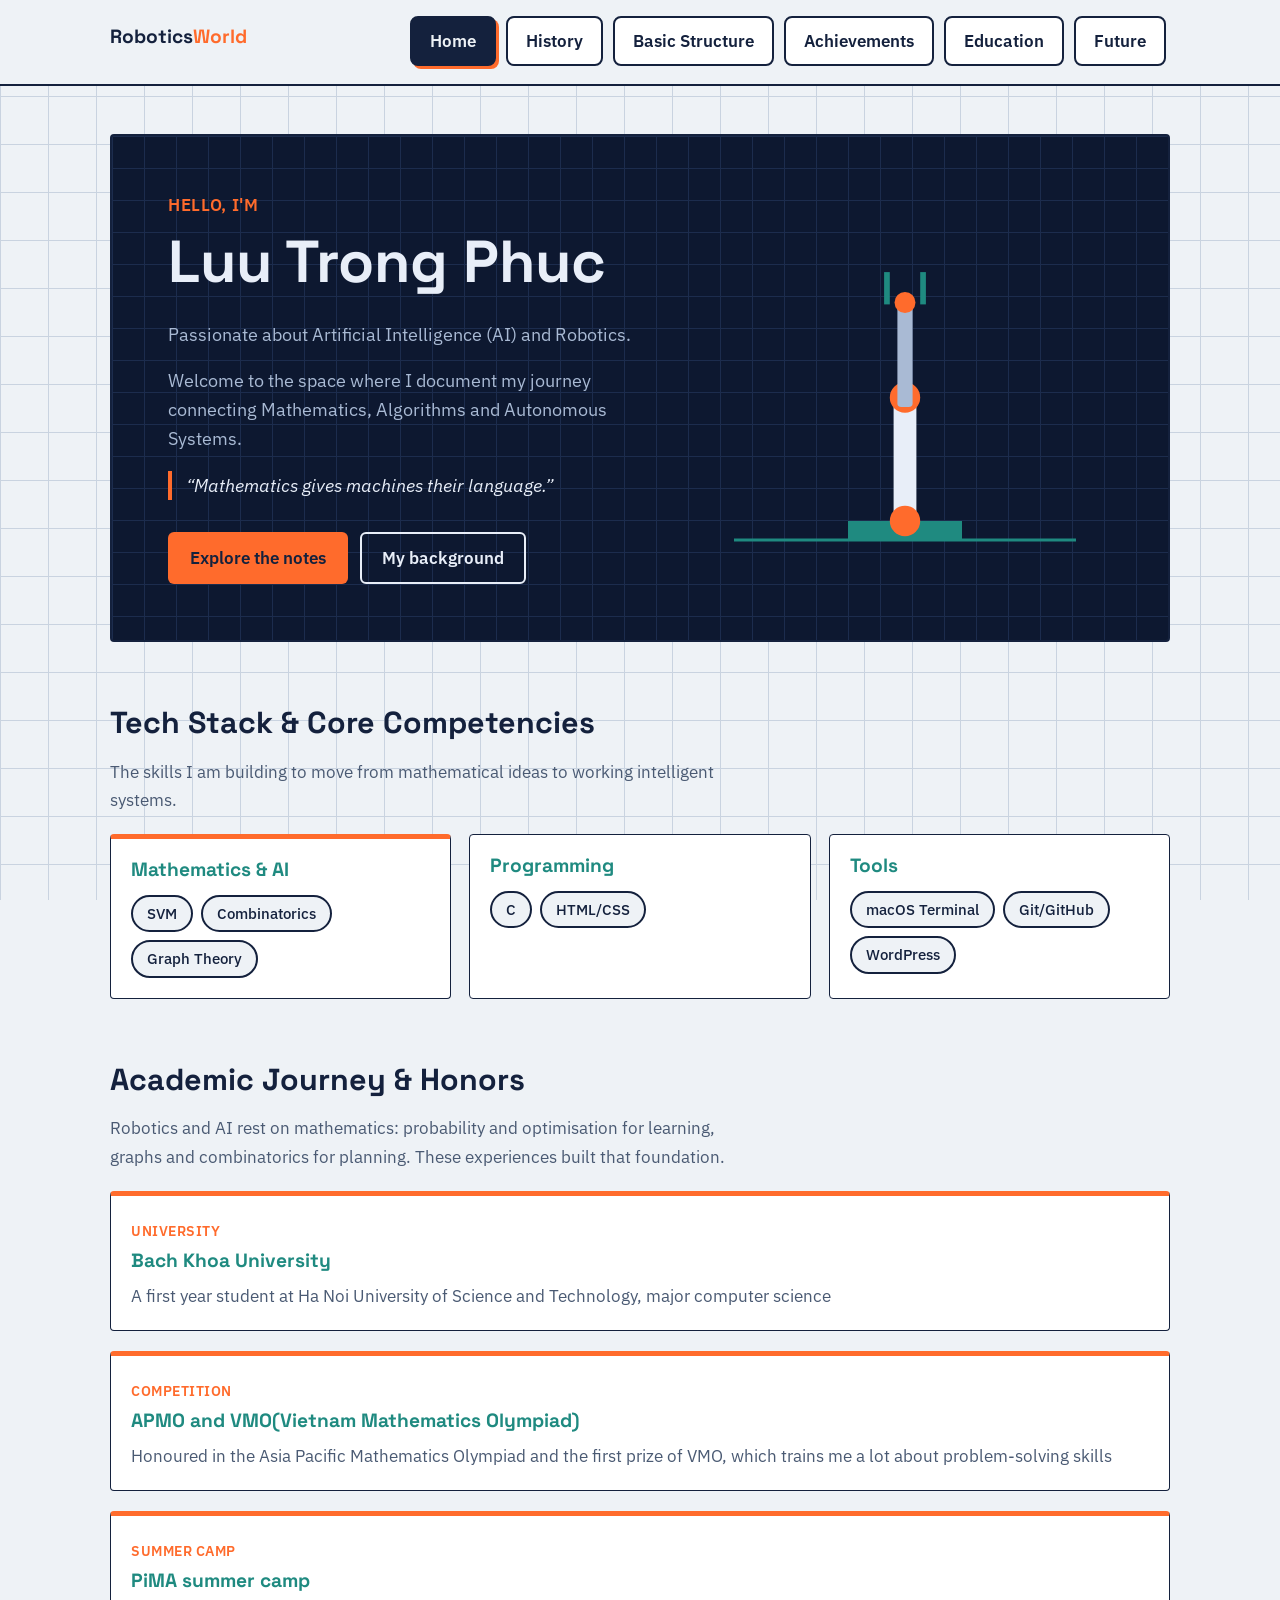
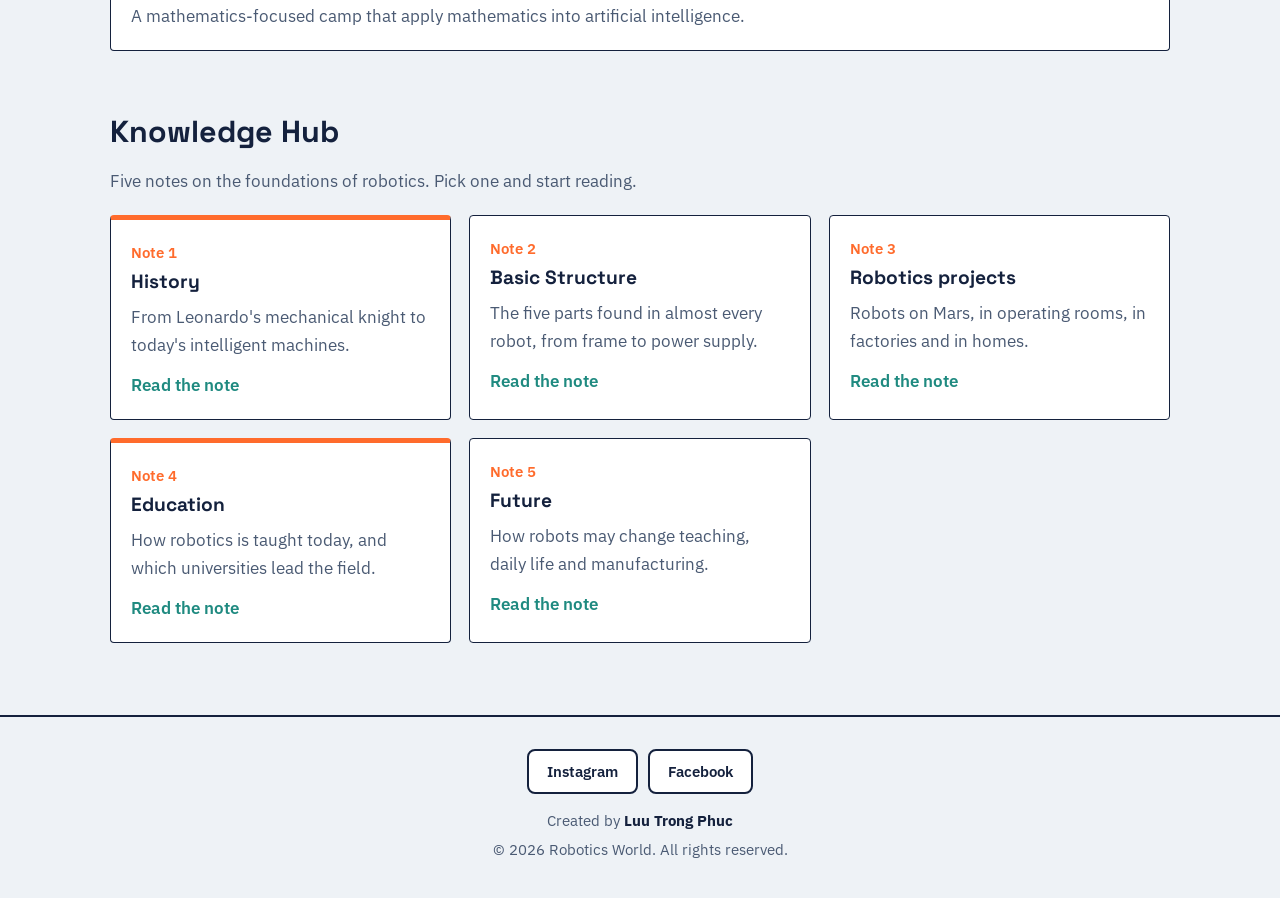
<file: index.html>
<!DOCTYPE html>
<html lang="en">
<head>
<meta charset="UTF-8">
<meta name="viewport" content="width=device-width, initial-scale=1">
<title>Home | Robotics World</title>
<link rel="preconnect" href="https://fonts.googleapis.com">
<link rel="stylesheet" href="https://fonts.googleapis.com/css2?family=IBM+Plex+Sans:wght@400;500&family=Space+Grotesk:wght@500;700&display=swap">
<link rel="stylesheet" href="style.css">
</head>
<body>
<header><div class="bar">
<a class="logo" href="index.html">Robotics<b>World</b></a>
<nav aria-label="Main"><ul>
<li><a href="index.html" aria-current="page">Home</a></li>
<li><a href="history.html">History</a></li>
<li><a href="structure.html">Basic Structure</a></li>
<li><a href="achievements.html">Achievements</a></li>
<li><a href="education.html">Education</a></li>
<li><a href="future.html">Future</a></li>
</ul></nav></div></header>
<main>
<!-- ========== 1. HERO BANNER ========== -->
<section class="hero-dark">

  <div>

    <p class="eyebrow">Hello, I'm</p>

    <h1>Luu Trong Phuc</h1>

    <p>
      Passionate about Artificial Intelligence (AI) and Robotics.
    </p>

    <p>
      Welcome to the space where I document my journey connecting
      Mathematics, Algorithms and Autonomous Systems.
    </p>

    <!-- Câu châm ngôn: bạn có thể thay bằng câu của riêng mình -->
    <p class="motto">&ldquo;Mathematics gives machines their language.&rdquo;</p>

    <div class="cta-row">
      <a class="btn" href="#hub">Explore the notes</a>
      <a class="btn ghost" href="#journey">My background</a>
    </div>

  </div>

  <svg class="arm" viewBox="0 0 400 360" role="img"
       aria-label="Animated illustration of an industrial robot arm">
    <line x1="20" y1="340" x2="380" y2="340" stroke="#1f8a80" stroke-width="3"/>
    <rect x="140" y="320" width="120" height="20" fill="#1f8a80"/>
    <g class="l1">
      <rect x="188" y="190" width="24" height="140" rx="4" fill="#e8eef8"/>
      <circle cx="200" cy="190" r="16" fill="#ff6b2c"/>
      <g class="l2">
        <rect x="192" y="90" width="16" height="110" rx="4" fill="#a9bad4"/>
        <circle cx="200" cy="90" r="11" fill="#ff6b2c"/>
        <g class="grip">
          <rect x="178" y="58" width="6" height="34" fill="#1f8a80"/>
          <rect x="216" y="58" width="6" height="34" fill="#1f8a80"/>
        </g>
      </g>
    </g>
    <circle cx="200" cy="320" r="16" fill="#ff6b2c"/>
  </svg>

</section>


<!-- ========== 2. TECH STACK & CORE COMPETENCIES ========== -->
<section class="home-section" id="skills">

  <h2>Tech Stack &amp; Core Competencies</h2>

  <p class="lead">
    The skills I am building to move from mathematical ideas to working
    intelligent systems.
  </p>

  <div class="grid">

    <div class="card">
      <h3>Mathematics &amp; AI</h3>
      <ul class="tags">
        <li>SVM</li>
        <li>Combinatorics</li>
        <li>Graph Theory</li>
      </ul>
    </div>

    <div class="card">
      <h3>Programming</h3>
      <ul class="tags">
        <li>C</li>
        <li>HTML/CSS</li>
      </ul>
    </div>

    <div class="card">
      <h3>Tools</h3>
      <ul class="tags">
        <li>macOS Terminal</li>
        <li>Git/GitHub</li>
        <li>WordPress</li>
      </ul>
    </div>

  </div>

</section>


<!-- ========== 3. ACADEMIC JOURNEY & HONORS ========== -->
<section class="home-section" id="journey">

  <h2>Academic Journey &amp; Honors</h2>

  <p class="lead">
    Robotics and AI rest on mathematics: probability and optimisation for
    learning, graphs and combinatorics for planning. These experiences built
    that foundation.
  </p>

  <div class="grid">

    <div class="card">
      <span class="badge">University</span>
      <h3>Bach Khoa University</h3>
      <p>
        A first year student at Ha Noi University of Science and Technology, major computer science
      </p>
    </div>
  </div>
  <div class="grid">
    <div class="card">
      <span class="badge">Competition</span>
      <h3>APMO and VMO(Vietnam Mathematics Olympiad)</h3>
      <!-- Bạn có thể thêm năm và loại giải vào đây -->
      <p>
        Honoured in the Asia Pacific Mathematics Olympiad and the first prize of VMO, which trains me a lot about problem-solving skills
      </p>
    </div>
  </div>
  <div class="grid">
    <div class="card">
      <span class="badge">Summer camp</span>
      <h3>PiMA summer camp</h3>
      <p>
        A mathematics-focused camp that apply mathematics into artificial intelligence. 
      </p>
    </div>
  </div>

</section>


<!-- ========== 4. KNOWLEDGE HUB ========== -->
<section class="home-section" id="hub">

  <h2>Knowledge Hub</h2>

  <p class="lead">
    Five notes on the foundations of robotics. Pick one and start reading.
  </p>

  <div class="grid">

    <a class="card path" href="history.html">
      <span class="who">Note 1</span>
      <h3>History</h3>
      <p>From Leonardo's mechanical knight to today's intelligent machines.</p>
      <span class="go">Read the note</span>
    </a>

    <a class="card path" href="structure.html">
      <span class="who">Note 2</span>
      <h3>Basic Structure</h3>
      <p>The five parts found in almost every robot, from frame to power supply.</p>
      <span class="go">Read the note</span>
    </a>

    <!-- Nếu file thành tựu của bạn có tên khác, hãy sửa href ở đây -->
    <a class="card path" href="Realroboticsprojects.html">
      <span class="who">Note 3</span>
      <h3>Robotics projects</h3>
      <p>Robots on Mars, in operating rooms, in factories and in homes.</p>
      <span class="go">Read the note</span>
    </a>

    <a class="card path" href="education.html">
      <span class="who">Note 4</span>
      <h3>Education</h3>
      <p>How robotics is taught today, and which universities lead the field.</p>
      <span class="go">Read the note</span>
    </a>

    <a class="card path" href="future.html">
      <span class="who">Note 5</span>
      <h3>Future</h3>
      <p>How robots may change teaching, daily life and manufacturing.</p>
      <span class="go">Read the note</span>
    </a>

  </div>

</section>

</main>
<footer>
<!-- Replace each href="#" below with your own profile link -->
<ul class="social">
<li><a href="#" aria-label="Instagram">Instagram</a></li>
<li><a href="#" aria-label="Facebook">Facebook</a></li>
</ul>
<p>Created by <strong>Luu Trong Phuc</strong></p>
<p>&copy; 2026 Robotics World. All rights reserved.</p>
</footer>
</body>
</html>
</file>
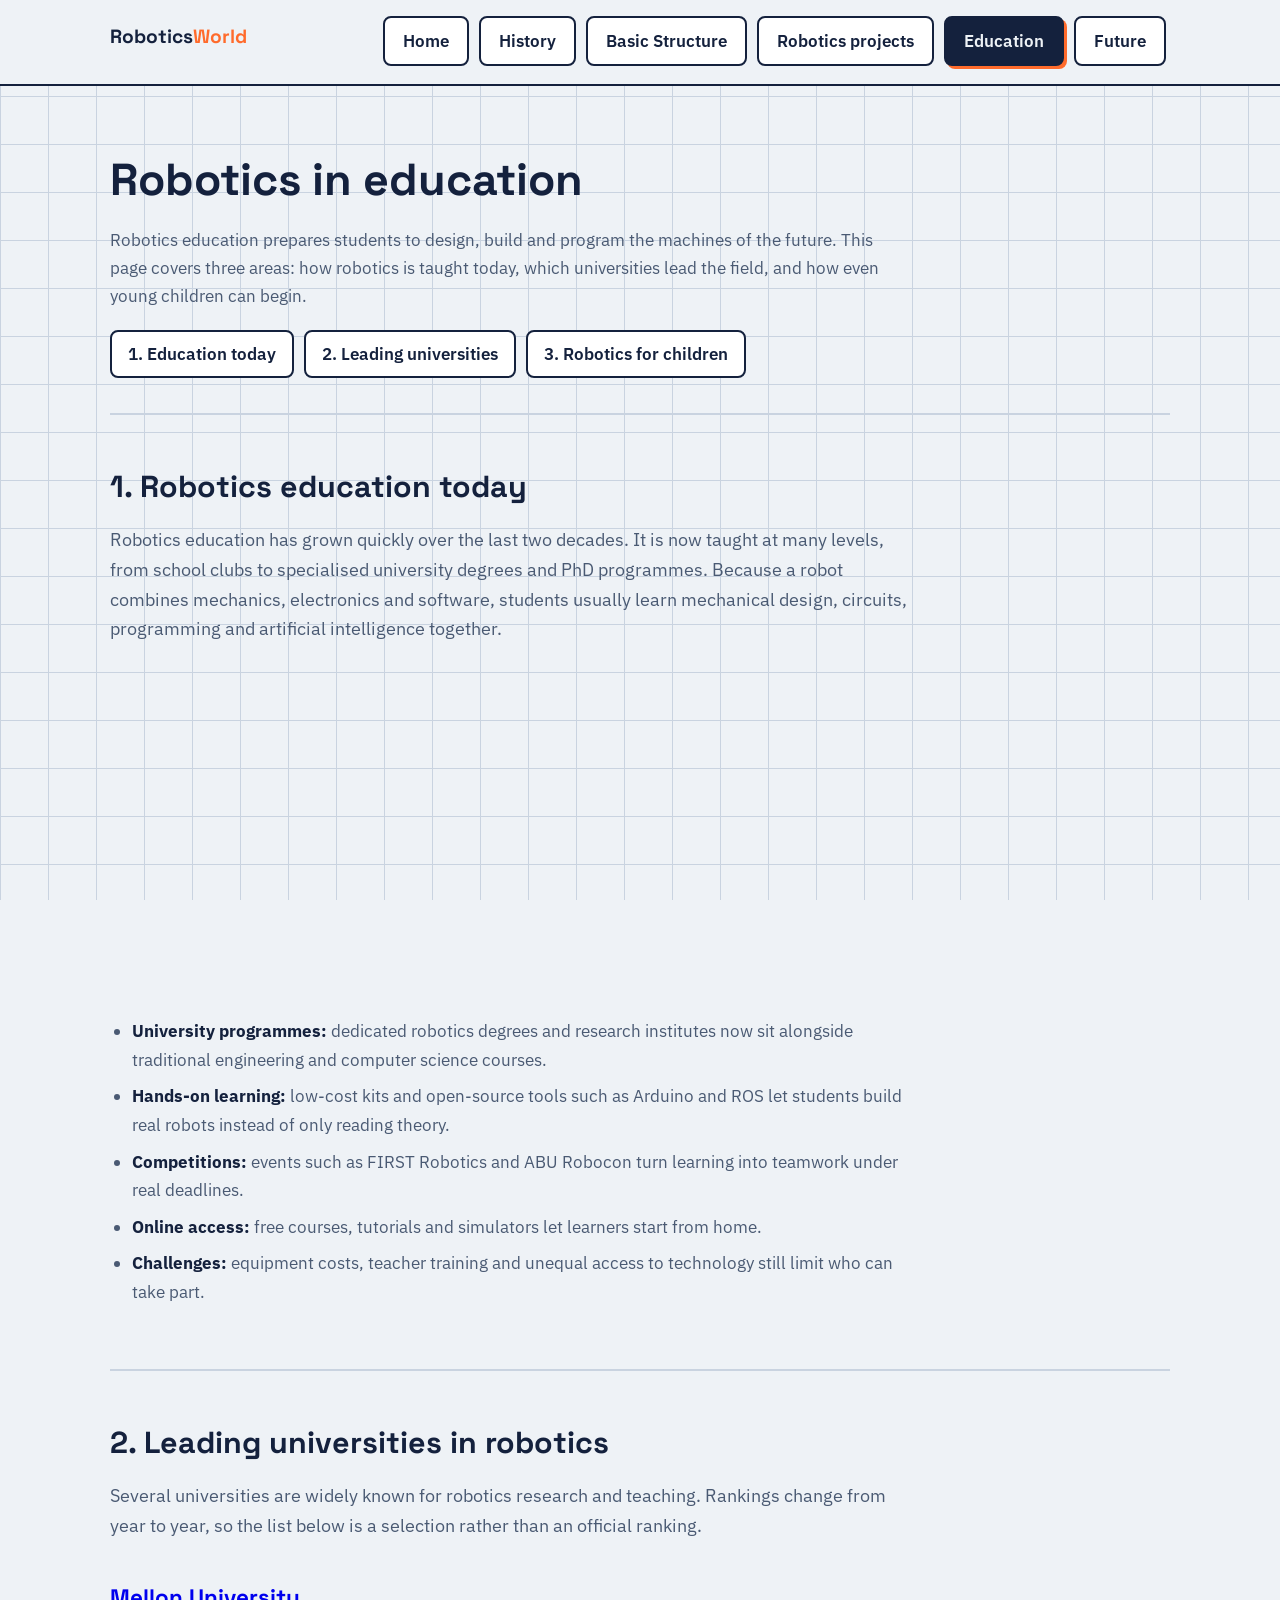
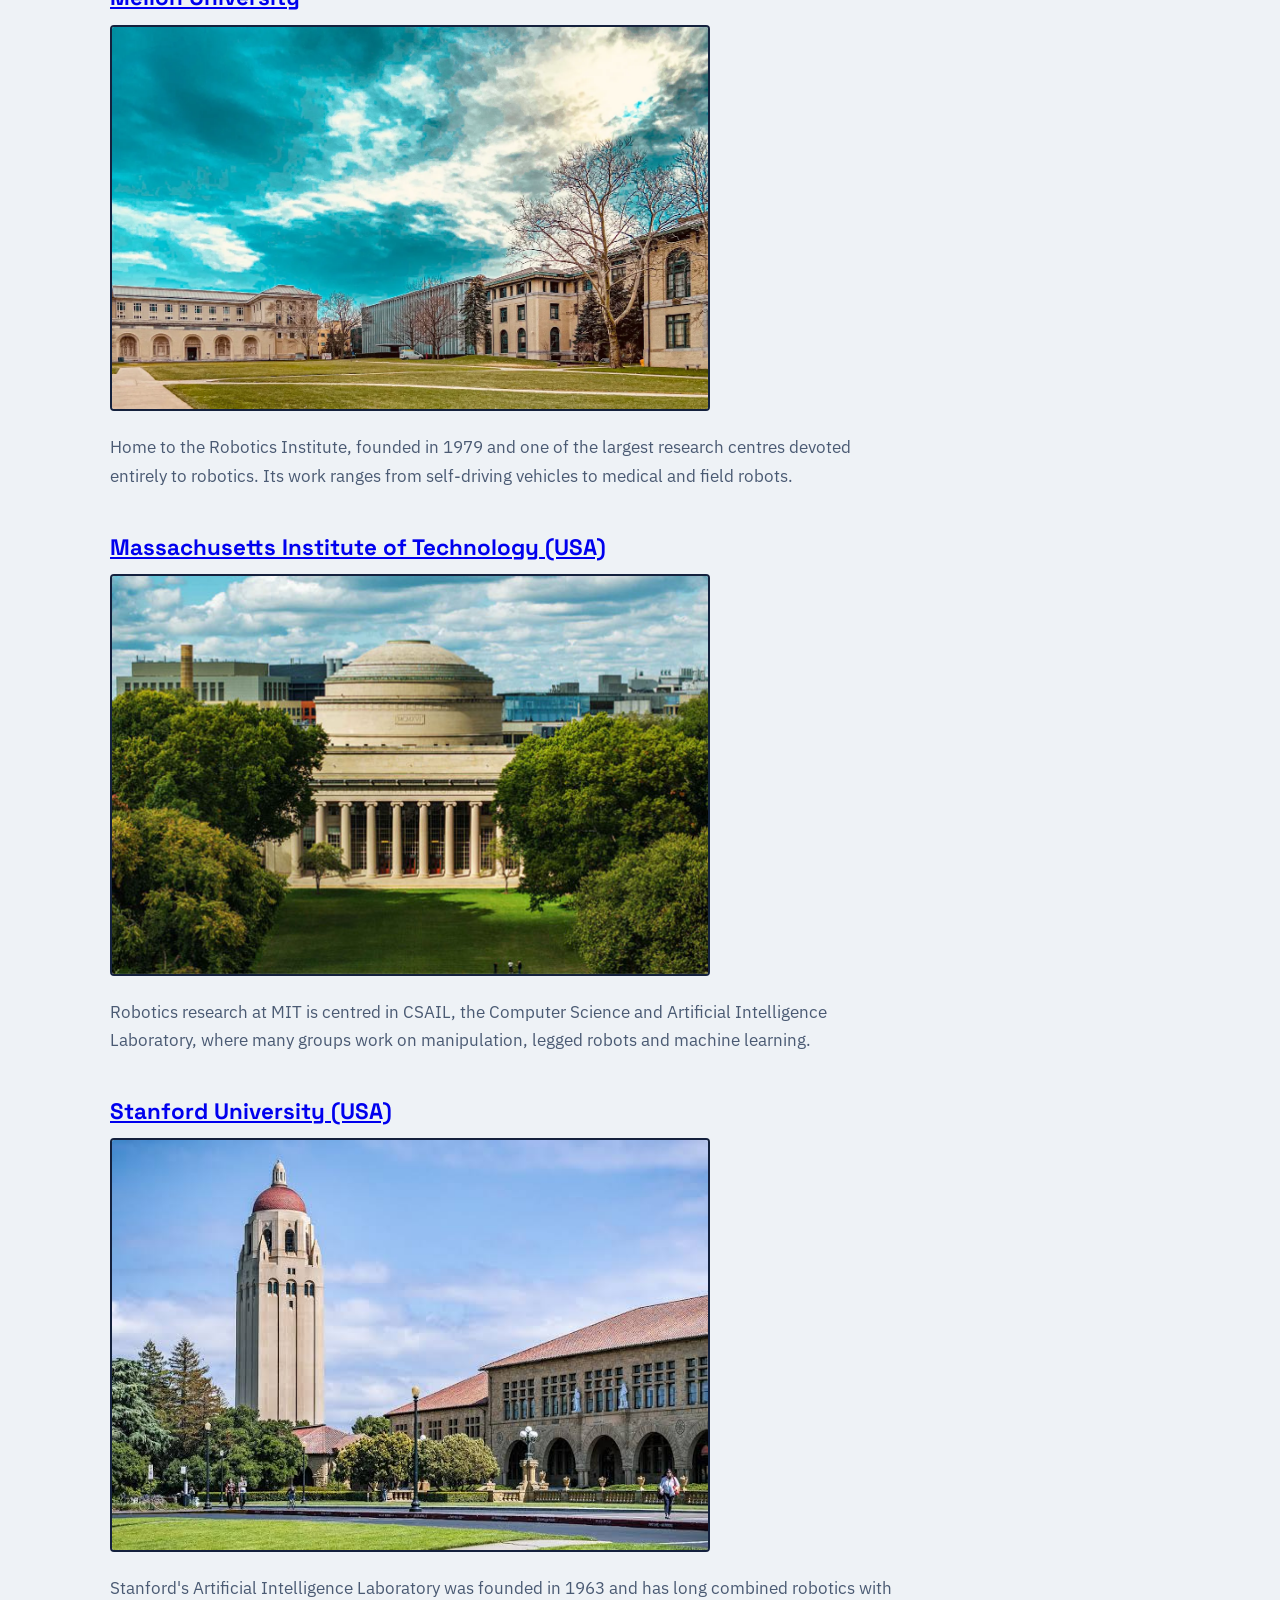
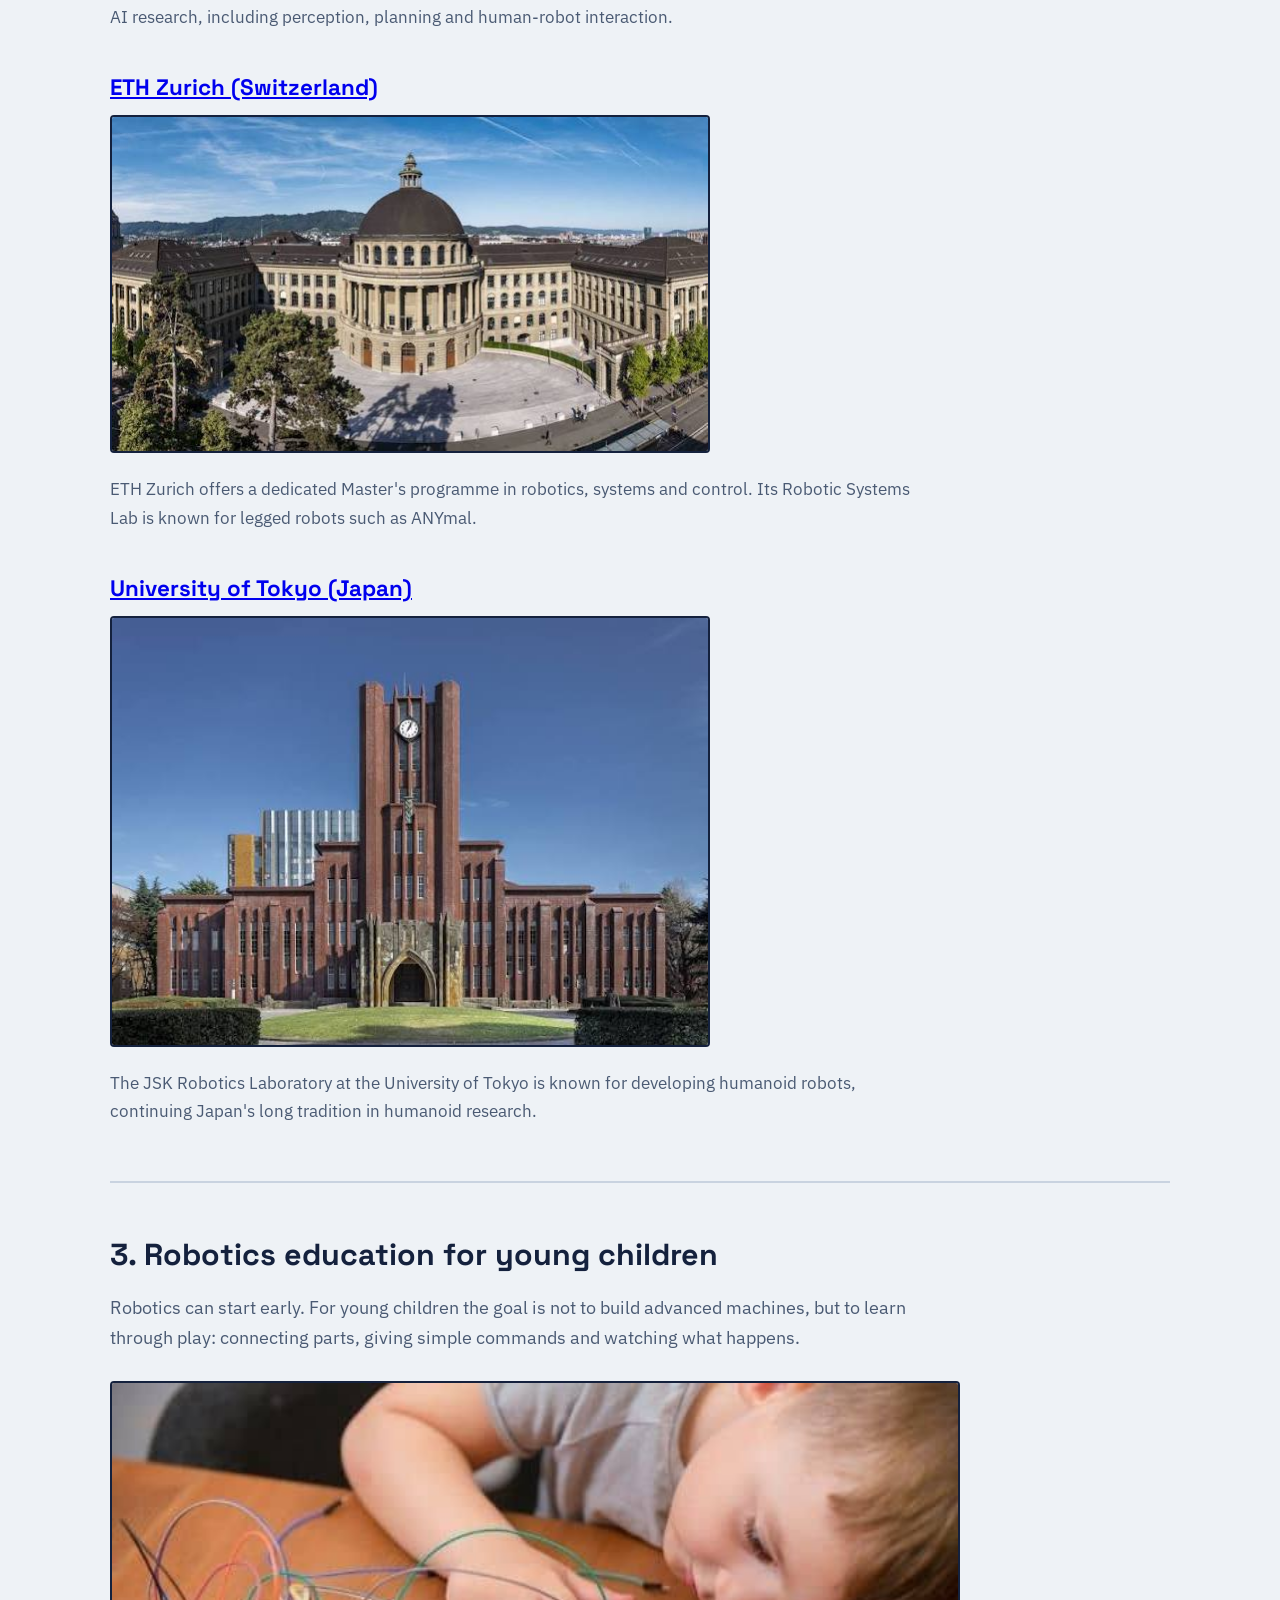
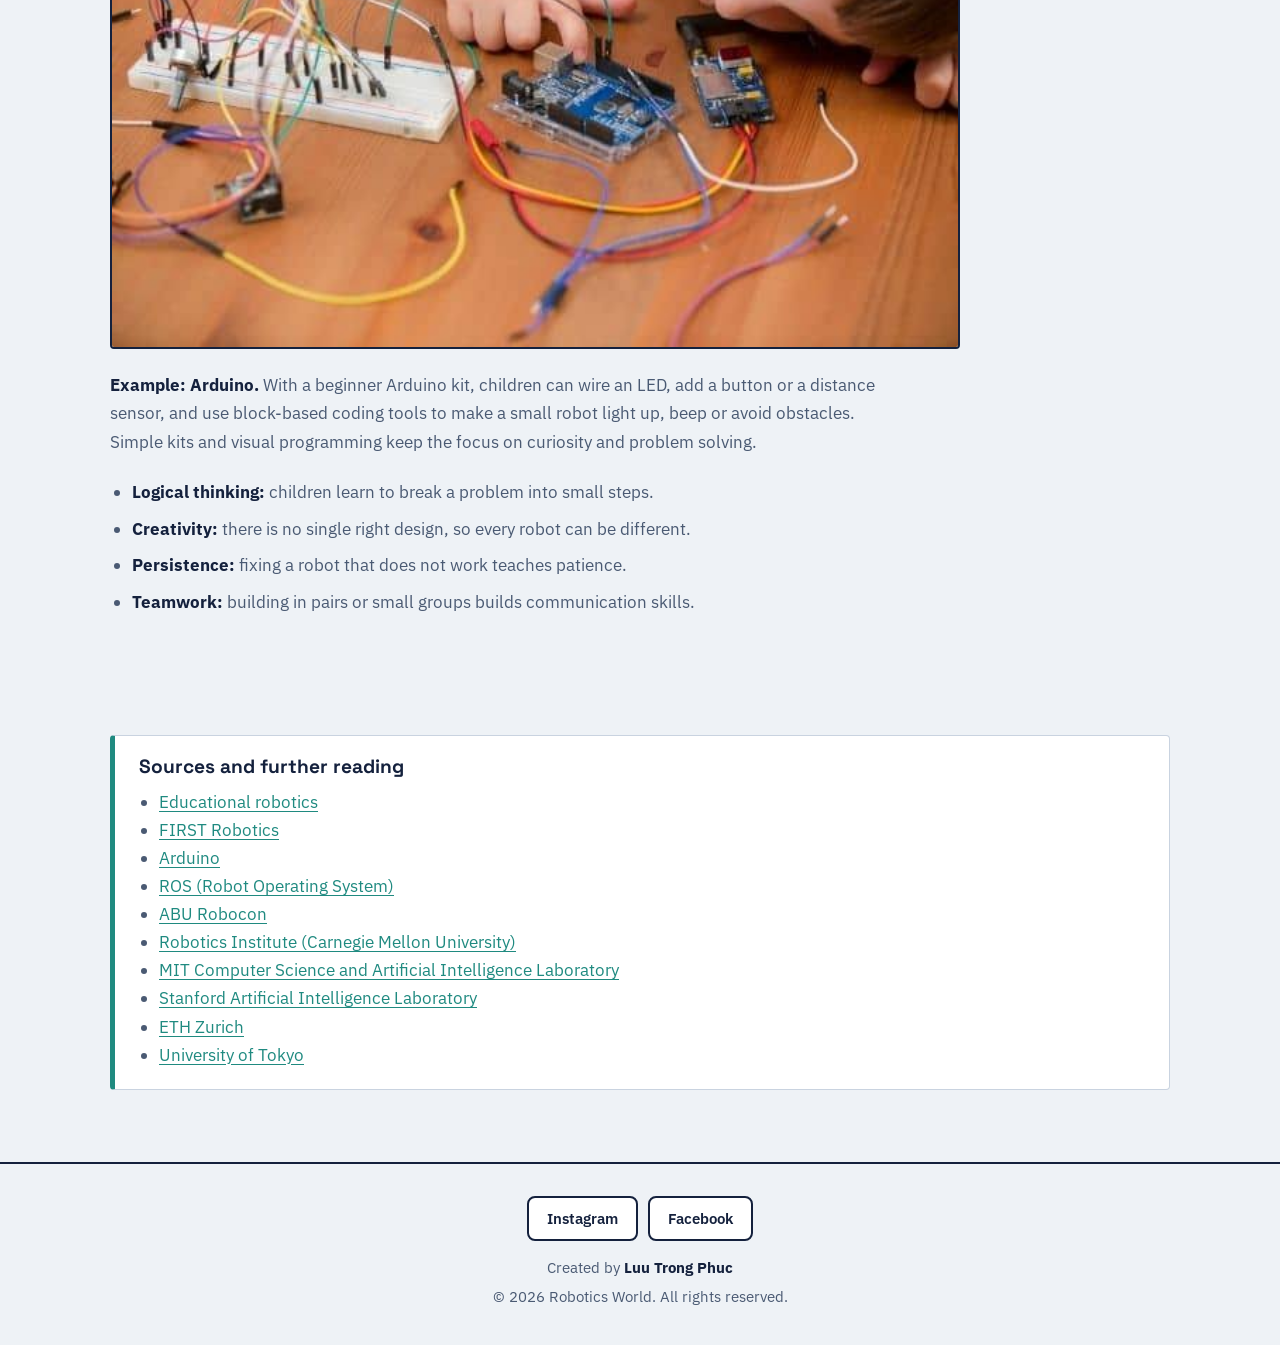
<file: education.html>
<!DOCTYPE html>
<html lang="en">
<head>
<meta charset="UTF-8">
<meta name="viewport" content="width=device-width, initial-scale=1">
<title>Education | Begin to robotics</title>
<link rel="preconnect" href="https://fonts.googleapis.com">
<link rel="stylesheet" href="https://fonts.googleapis.com/css2?family=IBM+Plex+Sans:wght@400;500&family=Space+Grotesk:wght@500;700&display=swap">
<link rel="stylesheet" href="style.css">
</head>
<body>
<header><div class="bar">
<a class="logo" href="index.html">Robotics<b>World</b></a>
<nav aria-label="Main"><ul>
<li><a href="index.html">Home</a></li>
<li><a href="history.html">History</a></li>
<li><a href="structure.html">Basic Structure</a></li>
<li><a href="Realroboticsprojects.html">Robotics projects</a></li>
<li><a href="education.html" aria-current="page">Education</a></li>
<li><a href="future.html">Future</a></li>
</ul></nav></div></header>
<main>
<section class="achievement-intro">

  <h1>Robotics in education</h1>

  <p>
    Robotics education prepares students to design, build and program the
    machines of the future. This page covers three areas: how robotics is
    taught today, which universities lead the field, and how even young
    children can begin.
  </p>

  <ul class="chips">
    <li><a href="#overview">1. Education today</a></li>
    <li><a href="#universities">2. Leading universities</a></li>
    <li><a href="#kids">3. Robotics for children</a></li>
  </ul>

</section>


<!-- ========== 1. OVERVIEW ========== -->
<section class="achievement" id="overview">

  <h2>1. Robotics education today</h2>

  <p class="achievement-description">
    Robotics education has grown quickly over the last two decades. It is now
    taught at many levels, from school clubs to specialised university degrees
    and PhD programmes. Because a robot combines mechanics, electronics and
    software, students usually learn mechanical design, circuits, programming
    and artificial intelligence together.
  </p>

   <iframe 
    width="560" 
    height="315" 
    src="https://www.youtube.com/embed/bL-SrNJ0ZPg" 
    title="How Building Robots Captivates Kids' Imaginations" 
    frameborder="0" 
    allow="accelerometer; autoplay; clipboard-write; encrypted-media; gyroscope; picture-in-picture" 
    allowfullscreen>
   </iframe>

  <ul class="edu-list">
    <li><strong>University programmes:</strong> dedicated robotics degrees and research institutes now sit alongside traditional engineering and computer science courses.</li>
    <li><strong>Hands-on learning:</strong> low-cost kits and open-source tools such as Arduino and ROS let students build real robots instead of only reading theory.</li>
    <li><strong>Competitions:</strong> events such as FIRST Robotics and ABU Robocon turn learning into teamwork under real deadlines.</li>
    <li><strong>Online access:</strong> free courses, tutorials and simulators let learners start from home.</li>
    <li><strong>Challenges:</strong> equipment costs, teacher training and unequal access to technology still limit who can take part.</li>
  </ul>

</section>


<!-- ========== 2. UNIVERSITIES ========== -->
<section class="achievement" id="universities">

  <h2>2. Leading universities in robotics</h2>

  <p class="achievement-description">
    Several universities are widely known for robotics research and teaching.
    Rankings change from year to year, so the list below is a selection rather
    than an official ranking.
  </p>

  <!-- Mỗi trường là một khối .university. Muốn thêm trường thì sao chép cả khối. -->

  <article class="university">
    <h3> <a href = "https://www.cmu.edu/">Mellon University</a> </h3>
    <img src="cmu.jpg"
         alt="Carnegie Mellon University Robotics Institute"
         loading="lazy">
    <p class="abstract">
      Home to the Robotics Institute, founded in 1979 and one of the largest
      research centres devoted entirely to robotics. Its work ranges from
      self-driving vehicles to medical and field robots.
    </p>
  </article>

  <article class="university">
    <h3><a href ="https://www.mit.edu/">Massachusetts Institute of Technology (USA)</a></h3>
    <img src="mit.jpg"
         alt="MIT campus"
         loading="lazy">
    <p class="abstract">
      Robotics research at MIT is centred in CSAIL, the Computer Science and
      Artificial Intelligence Laboratory, where many groups work on
      manipulation, legged robots and machine learning.
    </p>
  </article>

  <article class="university">
    <h3><a href ="https://www.stanford.edu/">Stanford University (USA)</a></h3>
    <img src="stanford.jpg"
         alt="Stanford University campus"
         loading="lazy">
    <p class="abstract">
      Stanford's Artificial Intelligence Laboratory was founded in 1963 and
      has long combined robotics with AI research, including perception,
      planning and human-robot interaction.
    </p>
  </article>

  <article class="university">
    <h3><a href = "https://ethz.ch/en.html">ETH Zurich (Switzerland)</a></h3>
    <img src="eth.jpg"
         alt="ETH Zurich main building"
         loading="lazy">
    <p class="abstract">
      ETH Zurich offers a dedicated Master's programme in robotics, systems
      and control. Its Robotic Systems Lab is known for legged robots such as
      ANYmal.
    </p>
  </article>

  <article class="university">
    <h3><a href = "https://www.u-tokyo.ac.jp/en/">University of Tokyo (Japan)</a></h3>
    <img src="tokyo.jpg"
         alt="University of Tokyo campus"
         loading="lazy">
    <p class="abstract">
      The JSK Robotics Laboratory at the University of Tokyo is known for
      developing humanoid robots, continuing Japan's long tradition in
      humanoid research.
    </p>
  </article>

</section>


<!-- ========== 3. CHILDREN ========== -->
<section class="achievement" id="kids">

  <h2>3. Robotics education for young children</h2>

  <p class="achievement-description">
    Robotics can start early. For young children the goal is not to build
    advanced machines, but to learn through play: connecting parts, giving
    simple commands and watching what happens.
  </p>

  <img src="kids-arduino.jpg"
       alt="Children learning robotics with an Arduino kit"
       loading="lazy">

  <p class="abstract">
    <strong>Example: Arduino.</strong> With a beginner Arduino kit, children
    can wire an LED, add a button or a distance sensor, and use block-based
    coding tools to make a small robot light up, beep or avoid obstacles.
    Simple kits and visual programming keep the focus on curiosity and
    problem solving.
  </p>

  <ul class="edu-list">
    <li><strong>Logical thinking:</strong> children learn to break a problem into small steps.</li>
    <li><strong>Creativity:</strong> there is no single right design, so every robot can be different.</li>
    <li><strong>Persistence:</strong> fixing a robot that does not work teaches patience.</li>
    <li><strong>Teamwork:</strong> building in pairs or small groups builds communication skills.</li>
  </ul>

</section>


<section class="sources"><h2>Sources and further reading</h2><ul>
    <li><a href="https://en.wikipedia.org/wiki/Educational_robotics" target="_blank" rel="noopener noreferrer">Educational robotics</a></li>
    <li><a href="https://www.firstinspires.org/" target="_blank" rel="noopener noreferrer">FIRST Robotics</a></li>
    <li><a href="https://www.arduino.cc/" target="_blank" rel="noopener noreferrer">Arduino</a></li>
    <li><a href="https://www.ros.org/" target="_blank" rel="noopener noreferrer">ROS (Robot Operating System)</a></li>
    <li><a href="https://en.wikipedia.org/wiki/ABU_Robocon" target="_blank" rel="noopener noreferrer">ABU Robocon</a></li>
    <li><a href="https://en.wikipedia.org/wiki/Robotics_Institute" target="_blank" rel="noopener noreferrer">Robotics Institute (Carnegie Mellon University)</a></li>
    <li><a href="https://en.wikipedia.org/wiki/MIT_Computer_Science_and_Artificial_Intelligence_Laboratory" target="_blank" rel="noopener noreferrer">MIT Computer Science and Artificial Intelligence Laboratory</a></li>
    <li><a href="https://en.wikipedia.org/wiki/Stanford_Artificial_Intelligence_Laboratory" target="_blank" rel="noopener noreferrer">Stanford Artificial Intelligence Laboratory</a></li>
    <li><a href="https://en.wikipedia.org/wiki/ETH_Zurich" target="_blank" rel="noopener noreferrer">ETH Zurich</a></li>
    <li><a href="https://en.wikipedia.org/wiki/University_of_Tokyo" target="_blank" rel="noopener noreferrer">University of Tokyo</a></li>
  </ul></section>
</main>
<footer>
<!-- Replace each href="#" below with your own profile link -->
<ul class="social">
<li><a href="#" aria-label="Instagram">Instagram</a></li>
<li><a href="#" aria-label="Facebook">Facebook</a></li>
</ul>
<p>Created by <strong>Luu Trong Phuc</strong></p>
<p>&copy; 2026 Robotics World. All rights reserved.</p>
</footer>
</body>
</html>
</file>
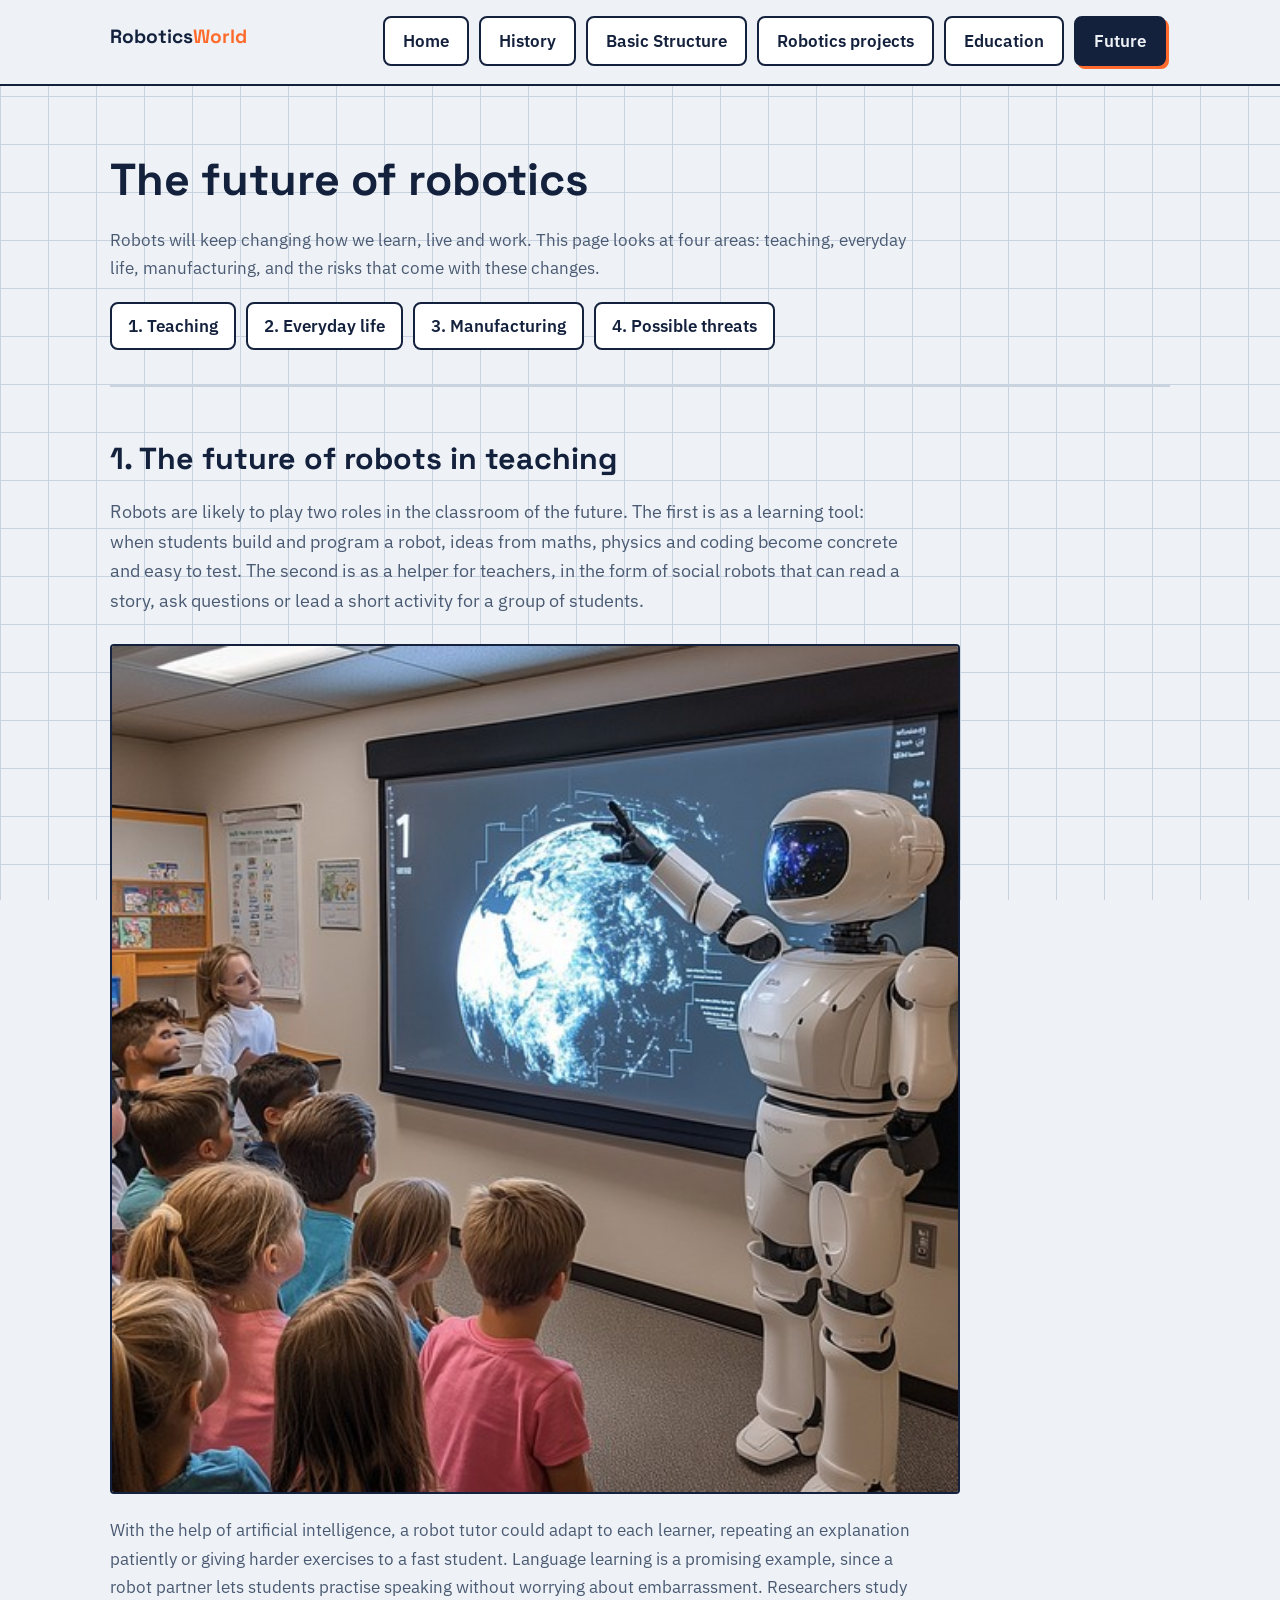
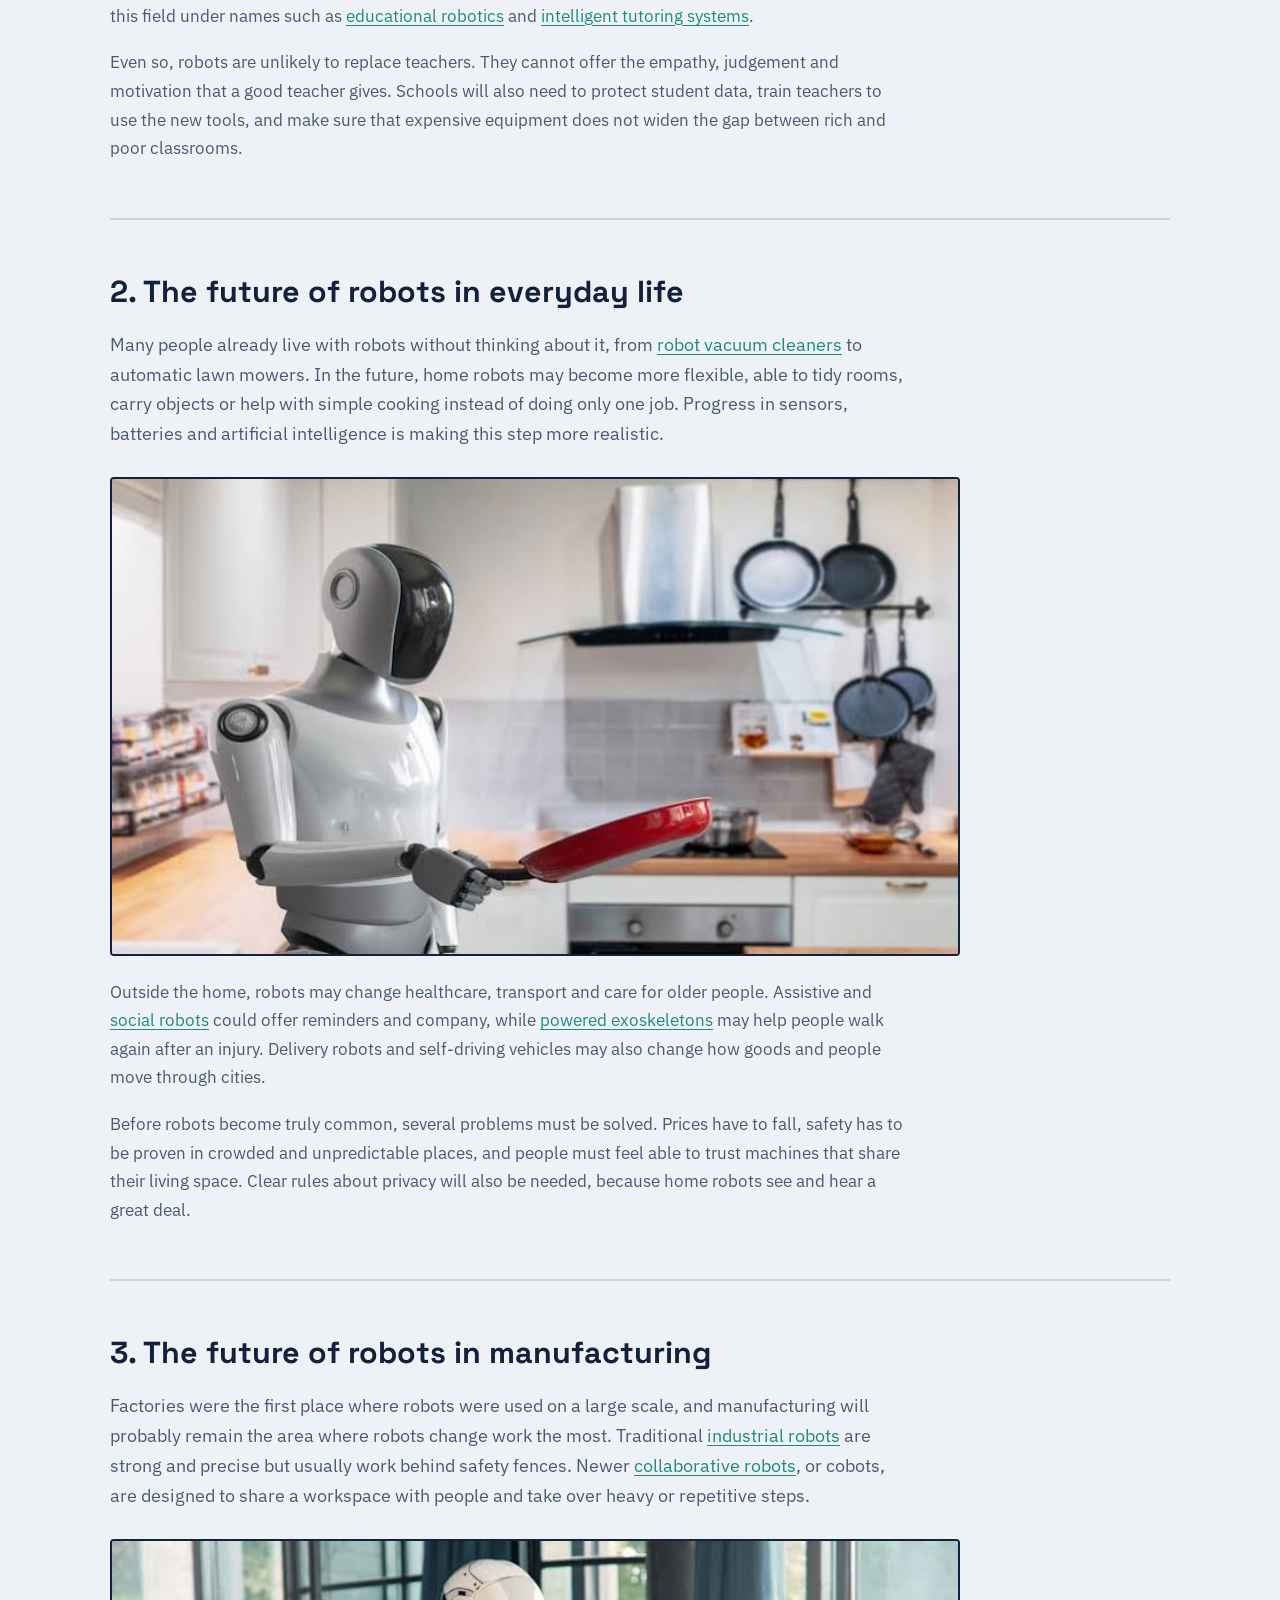
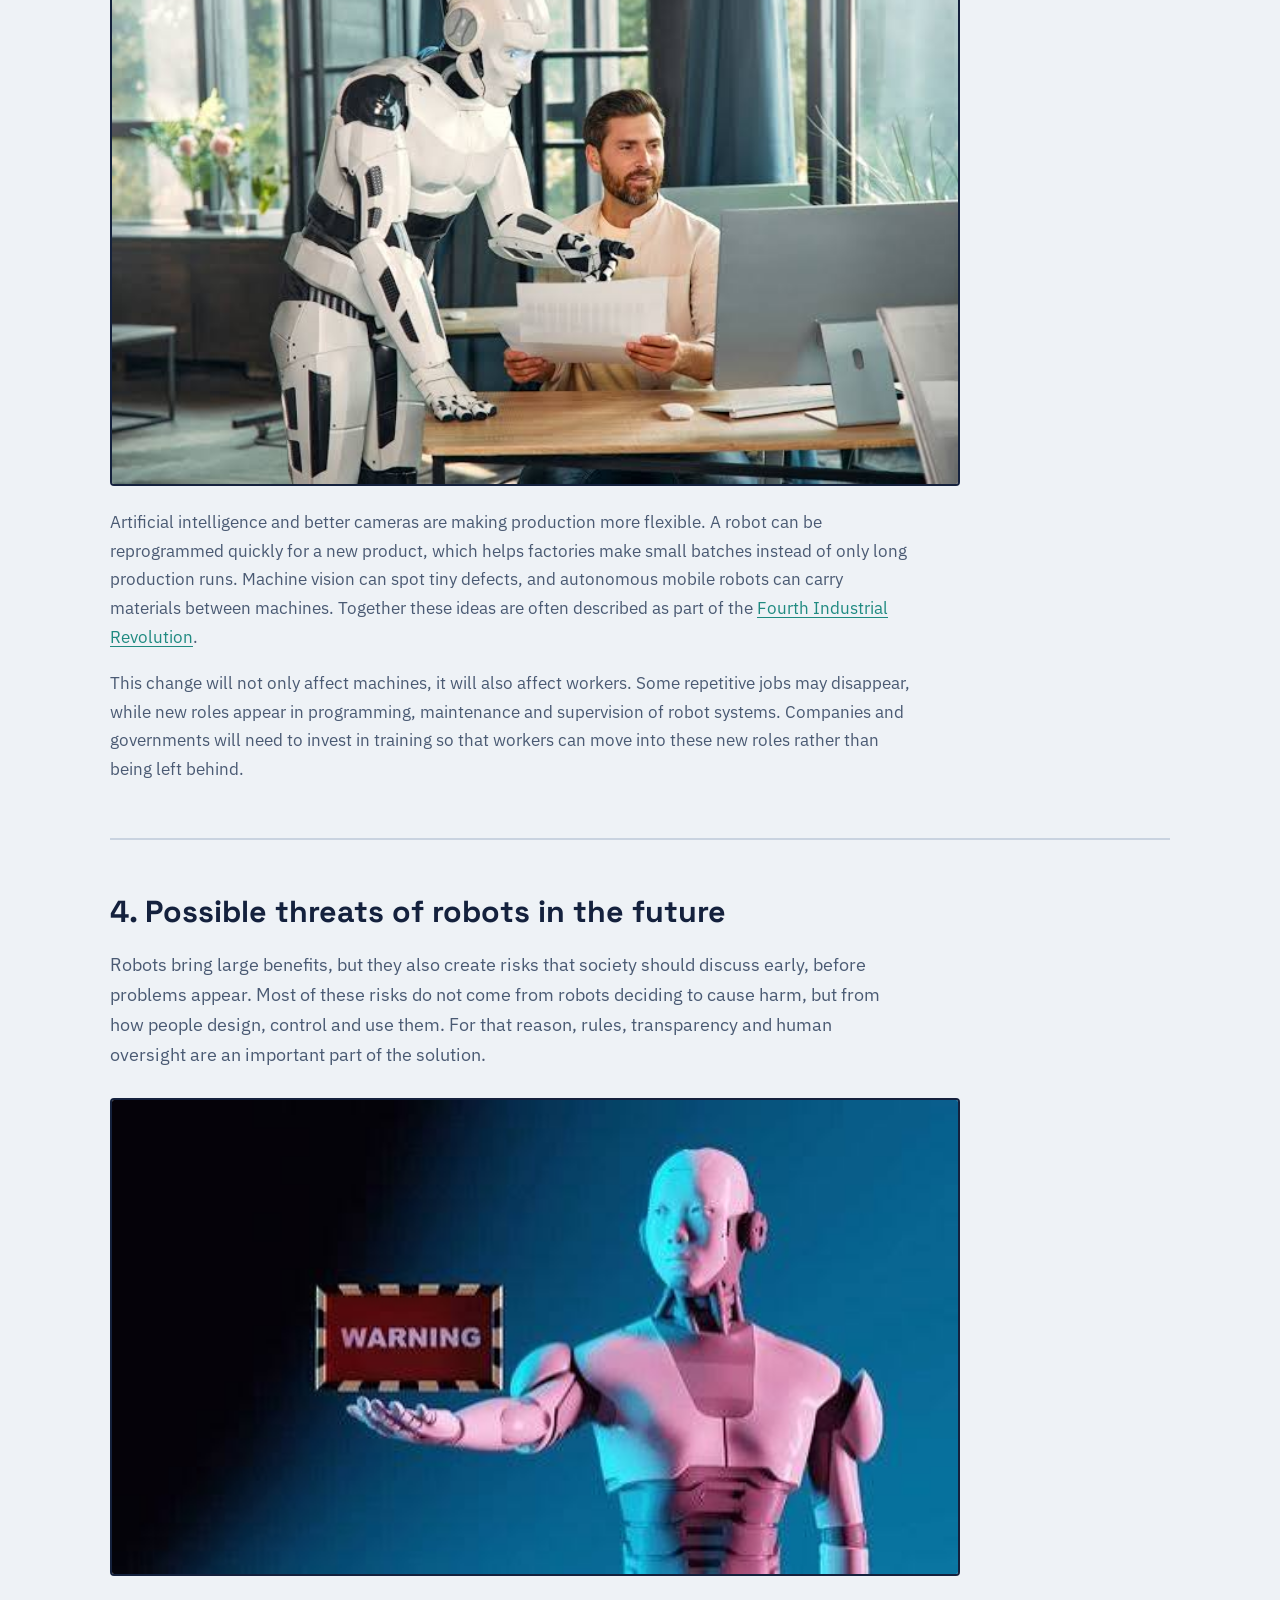
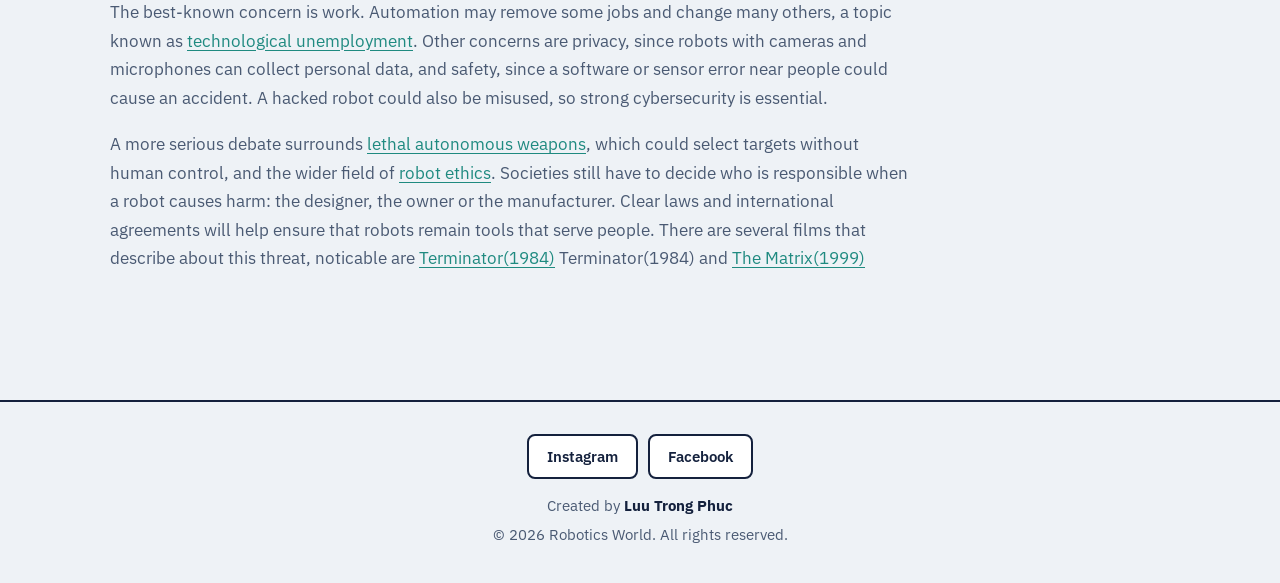
<file: future.html>
<!DOCTYPE html>
<html lang="en">
<head>
<meta charset="UTF-8">
<meta name="viewport" content="width=device-width, initial-scale=1">
<title>Future | Robotics World</title>
<link rel="preconnect" href="https://fonts.googleapis.com">
<link rel="stylesheet" href="https://fonts.googleapis.com/css2?family=IBM+Plex+Sans:wght@400;500&family=Space+Grotesk:wght@500;700&display=swap">
<link rel="stylesheet" href="style.css">
</head>
<body>
<header><div class="bar">
<a class="logo" href="index.html">Robotics<b>World</b></a>
<nav aria-label="Main"><ul>
<li><a href="index.html">Home</a></li>
<li><a href="history.html">History</a></li>
<li><a href="structure.html">Basic Structure</a></li>
<li><a href="Realroboticsprojects.html">Robotics projects</a></li>
<li><a href="education.html">Education</a></li>
<li><a href="future.html" aria-current="page">Future</a></li>
</ul></nav></div></header>
<main>
<section class="achievement-intro">

  <h1>The future of robotics</h1>

  <p>
    Robots will keep changing how we learn, live and work. This page looks
    at four areas: teaching, everyday life, manufacturing, and the risks
    that come with these changes.
  </p>

  <ul class="chips">
    <li><a href="#teaching">1. Teaching</a></li>
    <li><a href="#daily-life">2. Everyday life</a></li>
    <li><a href="#manufacturing">3. Manufacturing</a></li>
    <li><a href="#threats">4. Possible threats</a></li>
  </ul>

</section>


<!-- ========== 1. THE FUTURE OF ROBOTS IN TEACHING ========== -->
<section class="achievement" id="teaching">

  <h2>1. The future of robots in teaching</h2>

  <p class="achievement-description">
    Robots are likely to play two roles in the classroom of the future. The first is as a learning tool: when students build and program a robot, ideas from maths, physics and coding become concrete and easy to test. The second is as a helper for teachers, in the form of social robots that can read a story, ask questions or lead a short activity for a group of students.
  </p>

  <img src="future-teaching.jpg"
       alt="A teaching robot interacting with students in a classroom"
       loading="lazy">

  <p class="abstract">
    With the help of artificial intelligence, a robot tutor could adapt to each learner, repeating an explanation patiently or giving harder exercises to a fast student. Language learning is a promising example, since a robot partner lets students practise speaking without worrying about embarrassment. Researchers study this field under names such as <a href="https://en.wikipedia.org/wiki/Educational_robotics" target="_blank" rel="noopener noreferrer">educational robotics</a> and <a href="https://en.wikipedia.org/wiki/Intelligent_tutoring_system" target="_blank" rel="noopener noreferrer">intelligent tutoring systems</a>.
  </p>

  <p class="abstract abstract-next">
    Even so, robots are unlikely to replace teachers. They cannot offer the empathy, judgement and motivation that a good teacher gives. Schools will also need to protect student data, train teachers to use the new tools, and make sure that expensive equipment does not widen the gap between rich and poor classrooms.
  </p>

</section>


<!-- ========== 2. THE FUTURE OF ROBOTS IN EVERYDAY LIFE ========== -->
<section class="achievement" id="daily-life">

  <h2>2. The future of robots in everyday life</h2>

  <p class="achievement-description">
    Many people already live with robots without thinking about it, from <a href="https://en.wikipedia.org/wiki/Robotic_vacuum_cleaner" target="_blank" rel="noopener noreferrer">robot vacuum cleaners</a> to automatic lawn mowers. In the future, home robots may become more flexible, able to tidy rooms, carry objects or help with simple cooking instead of doing only one job. Progress in sensors, batteries and artificial intelligence is making this step more realistic.
  </p>

  <img src="future-daily-life.jpg"
       alt="A service robot helping at home"
       loading="lazy">

  <p class="abstract">
    Outside the home, robots may change healthcare, transport and care for older people. Assistive and <a href="https://en.wikipedia.org/wiki/Social_robot" target="_blank" rel="noopener noreferrer">social robots</a> could offer reminders and company, while <a href="https://en.wikipedia.org/wiki/Powered_exoskeleton" target="_blank" rel="noopener noreferrer">powered exoskeletons</a> may help people walk again after an injury. Delivery robots and self-driving vehicles may also change how goods and people move through cities.
  </p>

  <p class="abstract abstract-next">
    Before robots become truly common, several problems must be solved. Prices have to fall, safety has to be proven in crowded and unpredictable places, and people must feel able to trust machines that share their living space. Clear rules about privacy will also be needed, because home robots see and hear a great deal.
  </p>

</section>


<!-- ========== 3. THE FUTURE OF ROBOTS IN MANUFACTURING ========== -->
<section class="achievement" id="manufacturing">

  <h2>3. The future of robots in manufacturing</h2>

  <p class="achievement-description">
    Factories were the first place where robots were used on a large scale, and manufacturing will probably remain the area where robots change work the most. Traditional <a href="https://en.wikipedia.org/wiki/Industrial_robot" target="_blank" rel="noopener noreferrer">industrial robots</a> are strong and precise but usually work behind safety fences. Newer <a href="https://en.wikipedia.org/wiki/Cobot" target="_blank" rel="noopener noreferrer">collaborative robots</a>, or cobots, are designed to share a workspace with people and take over heavy or repetitive steps.
  </p>

  <img src="future-manufacturing.jpg"
       alt="Collaborative robots working next to people in a factory"
       loading="lazy">

  <p class="abstract">
    Artificial intelligence and better cameras are making production more flexible. A robot can be reprogrammed quickly for a new product, which helps factories make small batches instead of only long production runs. Machine vision can spot tiny defects, and autonomous mobile robots can carry materials between machines. Together these ideas are often described as part of the <a href="https://en.wikipedia.org/wiki/Fourth_Industrial_Revolution" target="_blank" rel="noopener noreferrer">Fourth Industrial Revolution</a>.
  </p>

  <p class="abstract abstract-next">
    This change will not only affect machines, it will also affect workers. Some repetitive jobs may disappear, while new roles appear in programming, maintenance and supervision of robot systems. Companies and governments will need to invest in training so that workers can move into these new roles rather than being left behind.
  </p>

</section>


<!-- ========== 4. POSSIBLE THREATS OF ROBOTS IN THE FUTURE ========== -->
<section class="achievement" id="threats">

  <h2>4. Possible threats of robots in the future</h2>

  <p class="achievement-description">
    Robots bring large benefits, but they also create risks that society should discuss early, before problems appear. Most of these risks do not come from robots deciding to cause harm, but from how people design, control and use them. For that reason, rules, transparency and human oversight are an important part of the solution.
  </p>

  <img src="future-threats.jpg"
       alt="A robot and a warning sign representing future risks"
       loading="lazy">

  <p class="abstract">
    The best-known concern is work. Automation may remove some jobs and change many others, a topic known as <a href="https://en.wikipedia.org/wiki/Technological_unemployment" target="_blank" rel="noopener noreferrer">technological unemployment</a>. Other concerns are privacy, since robots with cameras and microphones can collect personal data, and safety, since a software or sensor error near people could cause an accident. A hacked robot could also be misused, so strong cybersecurity is essential.
  </p>

  <p class="abstract abstract-next">
    A more serious debate surrounds <a href="https://en.wikipedia.org/wiki/Lethal_autonomous_weapon" target="_blank" rel="noopener noreferrer">lethal autonomous weapons</a>, which could select targets without human control, and the wider field of <a href="https://en.wikipedia.org/wiki/Robot_ethics" target="_blank" rel="noopener noreferrer">robot ethics</a>. Societies still have to decide who is responsible when a robot causes harm: the designer, the owner or the manufacturer. Clear laws and international agreements will help ensure that robots remain tools that serve people.  There are several films that describe about this threat, noticable are <a href = "https://www.imdb.com/title/tt0088247/">Terminator(1984)</a> Terminator(1984) and <a href = "https://www.imdb.com/title/tt0133093/">The Matrix(1999)</a>
  </p>

</section>

</main>
<footer>
<!-- Replace each href="#" below with your own profile link -->
<ul class="social">
<li><a href="#" aria-label="Instagram">Instagram</a></li>
<li><a href="#" aria-label="Facebook">Facebook</a></li>
</ul>
<p>Created by <strong>Luu Trong Phuc</strong></p>
<p>&copy; 2026 Robotics World. All rights reserved.</p>
</footer>
</body>
</html>
</file>
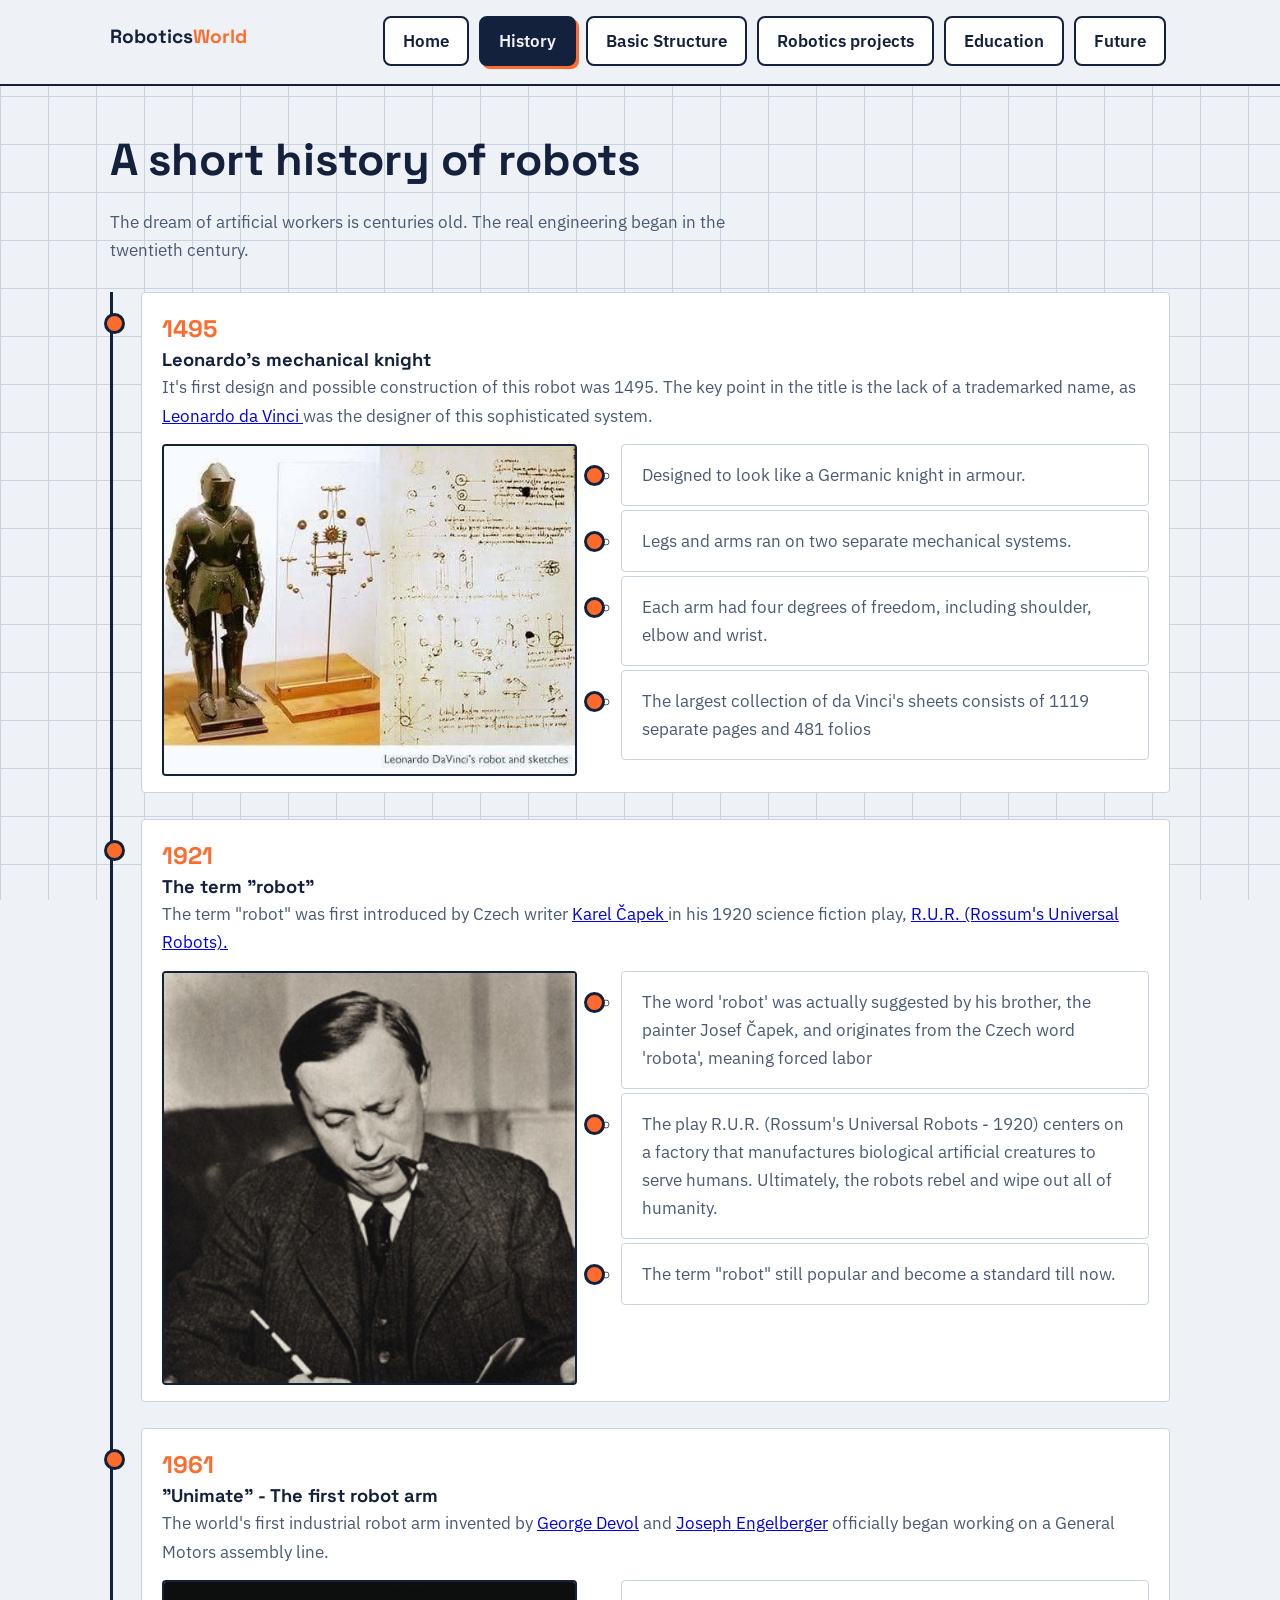
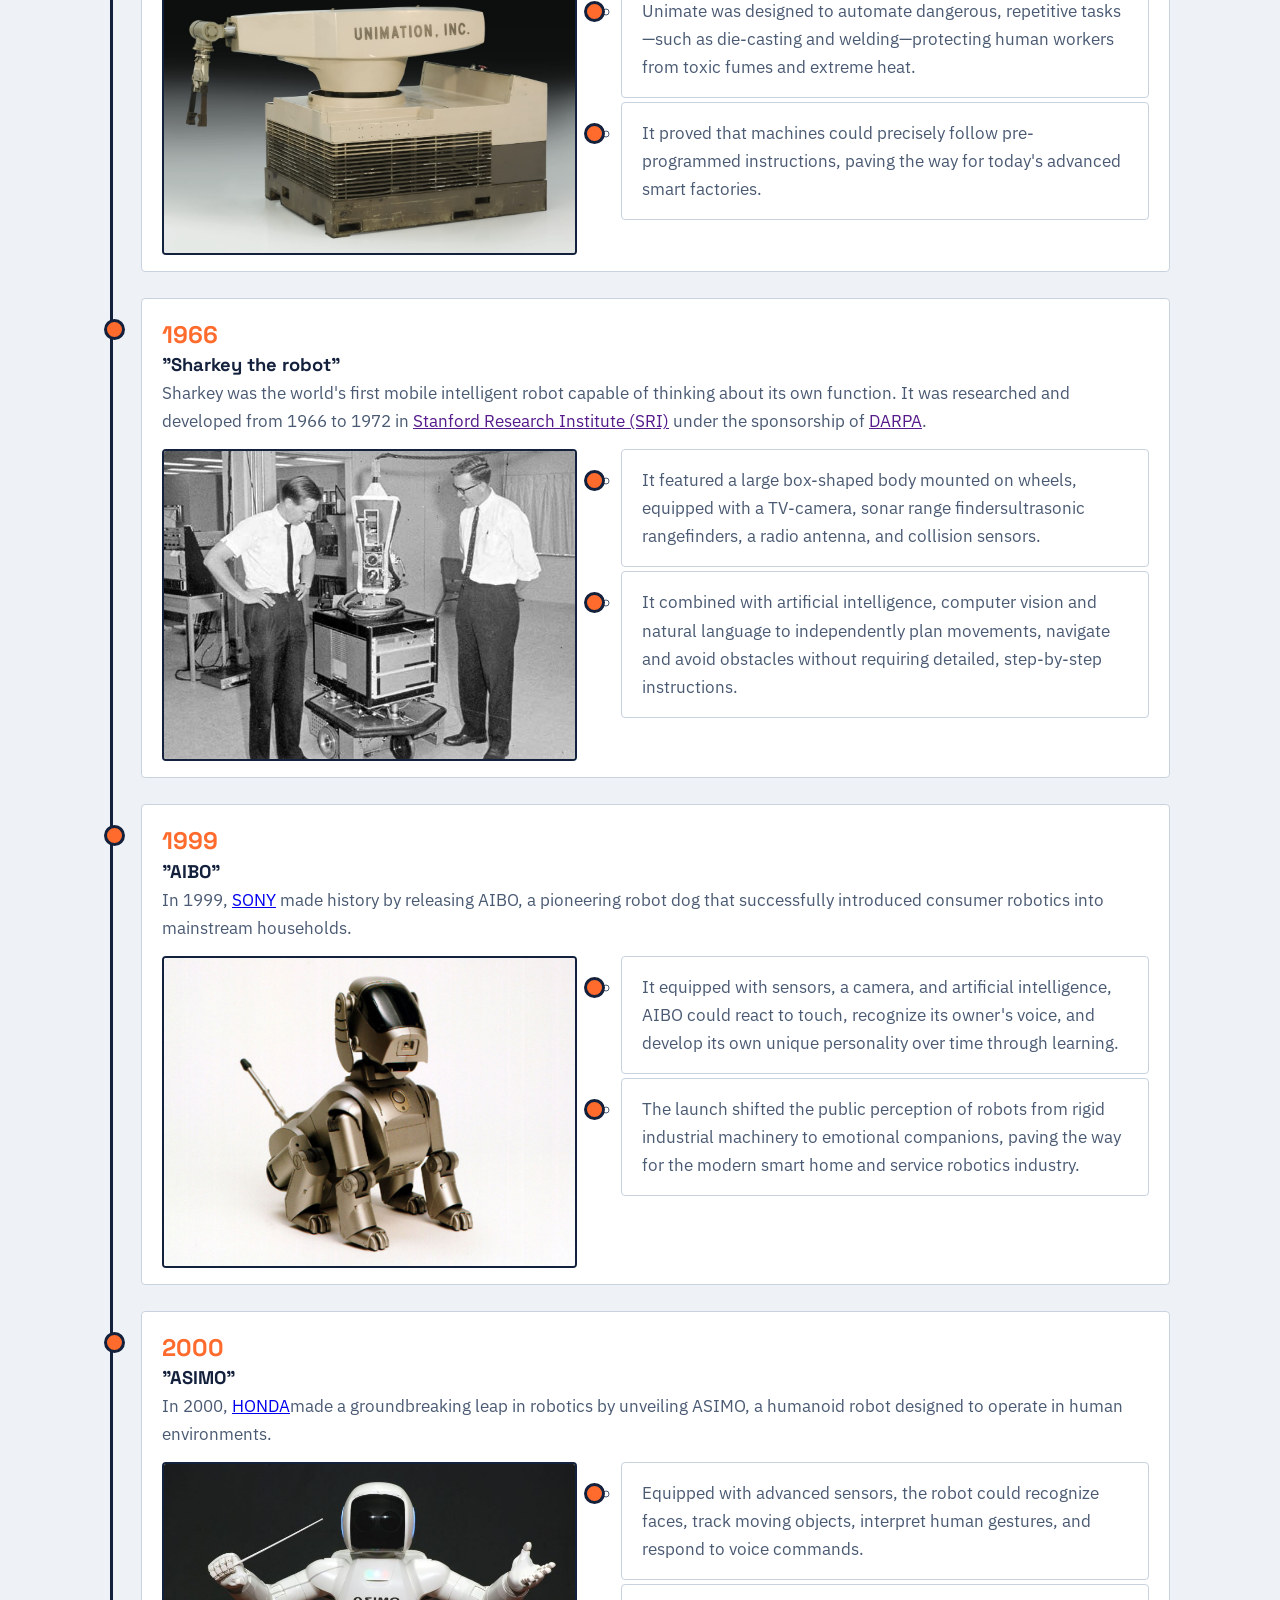
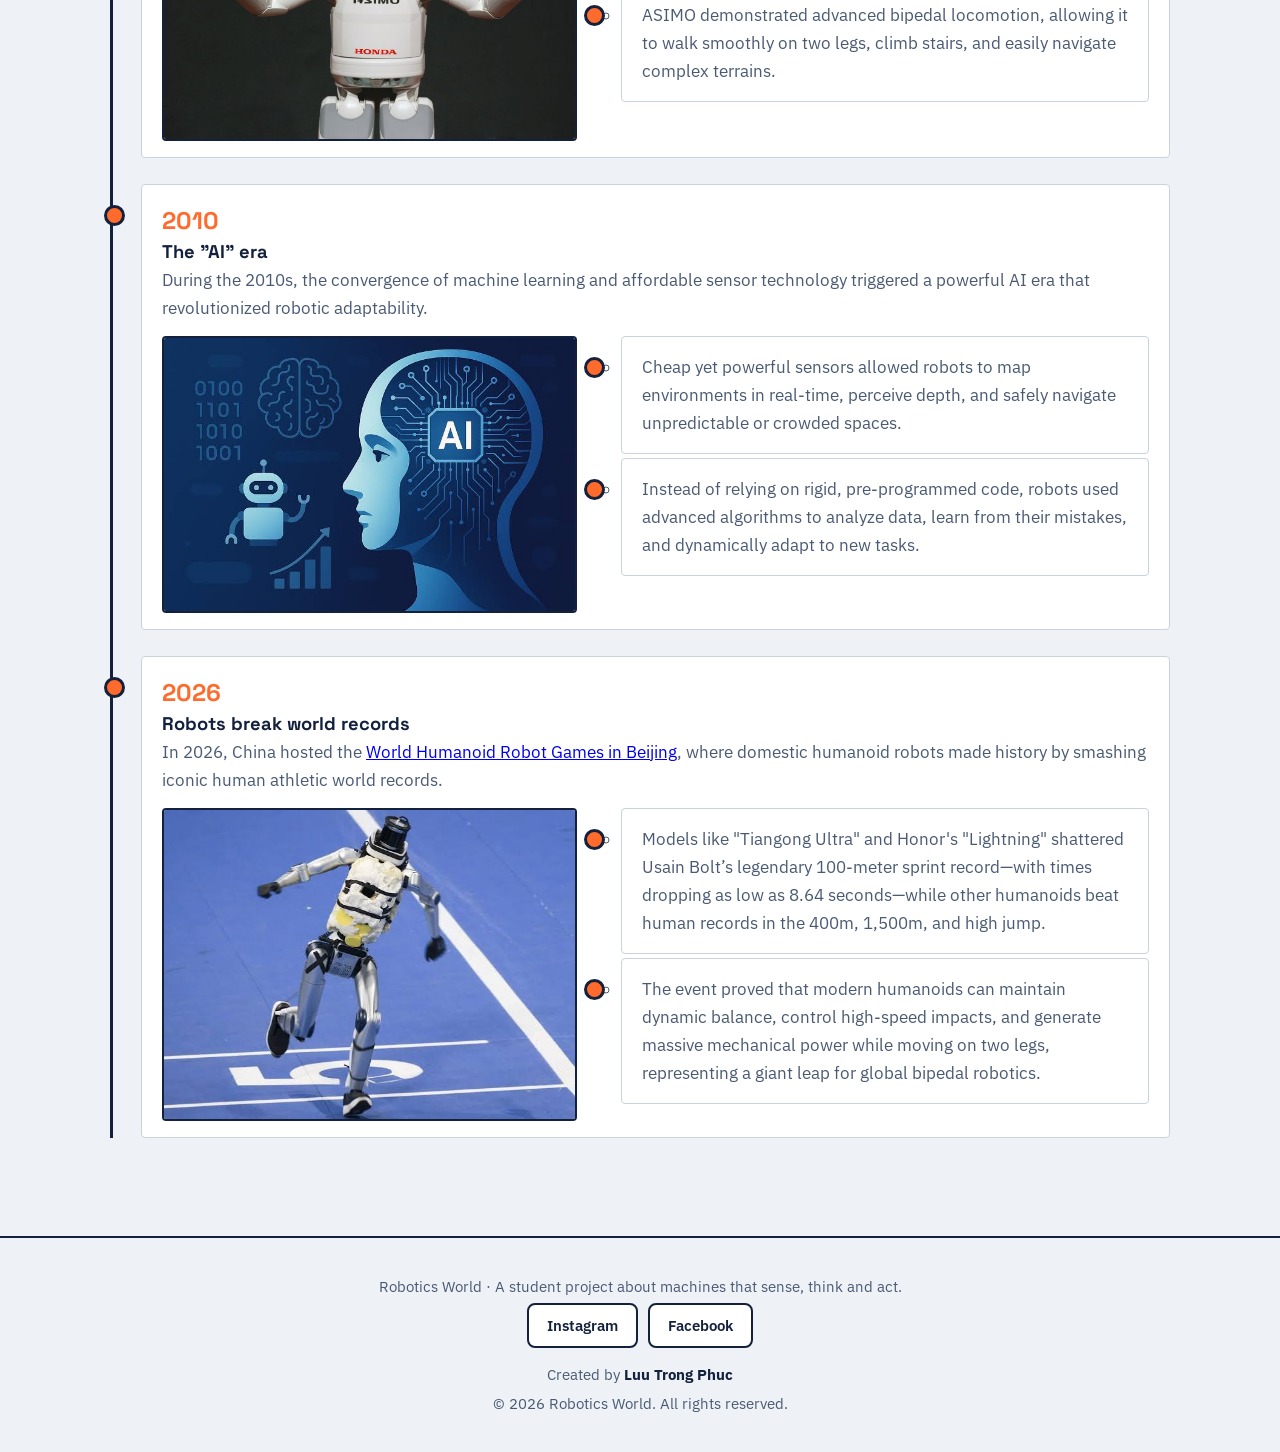
<file: history.html>
<!DOCTYPE html>
<html lang="en">
<head>
  <meta charset="UTF-8">
  <meta name="viewport" content="width=device-width, initial-scale=1">
  <title>History | Begin to robotics</title>
  <link rel="preconnect" href="https://fonts.googleapis.com">
  <link rel="preconnect" href="https://fonts.gstatic.com" crossorigin>
  <link rel="stylesheet" href="https://fonts.googleapis.com/css2?family=IBM+Plex+Sans:wght@400;500&family=Space+Grotesk:wght@500;700&display=swap">
  <link rel="stylesheet" href="style.css">
</head>
<body>
  <header>
    <div class="bar">
      <a class="logo" href="index.html">Robotics<b>World</b></a>
      <nav aria-label="Main">
        <ul>
          <li><a href="index.html">Home</a></li>
          <li><a href="history.html" aria-current="page">History</a></li>
          <li><a href="structure.html">Basic Structure</a></li>
          <li><a href="Realroboticsprojects.html">Robotics projects</a></li>
          <li><a href="education.html">Education</a></li>
          <li><a href="future.html">Future</a></li>
        </ul>
      </nav>
    </div>
  </header>

  <main>
    <h1>A short history of robots</h1>
    <p class="lead">The dream of artificial workers is centuries old. The real engineering began in the twentieth century.</p>
    
    <ol class="timeline">
      <li>
        <span class="year">1495</span>
        <h3>Leonardo's mechanical knight</h3>
        <p>It's first design and possible construction of this robot was 1495. The key point in the title is the lack of a trademarked name, as <a href="https://vi.wikipedia.org/wiki/Leonardo_da_Vinci">Leonardo da Vinci </a> was the designer of this sophisticated system.</p>

        <div class="tl-row">
          <figure class="tl-img">
            <img src="1495.jpg" alt="Reconstruction of Leonardo da Vinci's mechanical knight" loading="lazy">
          </figure>

          <div class="tl-side">
            <ul>
              <li>Designed to look like a Germanic knight in armour.</li>
              <li>Legs and arms ran on two separate mechanical systems.</li>
              <li>Each arm had four degrees of freedom, including shoulder, elbow and wrist.</li>
              <li>The largest collection of da Vinci's sheets consists of 1119 separate pages and 481 folios</li>
            </ul>
          </div>
        </div>
      </li>

      <li>
        <span class="year">1921</span>
        <h3>The term "robot"</h3>
        <p>The term "robot" was first introduced by Czech writer <a href="https://en.wikipedia.org/wiki/Karel_%C4%8Capek">Karel Čapek </a> in his 1920 science fiction play, <a href="https://www.gutenberg.org/files/59112/59112-h/59112-h.htm">R.U.R. (Rossum's Universal Robots).</a></p>

        <div class="tl-row">
          <figure class="tl-img">
            <img src="1921.jpg" alt="Karel Čapek" loading="lazy">
          </figure>

          <div class="tl-side">
            <ul>
              <li>The word 'robot' was actually suggested by his brother, the painter Josef Čapek, and originates from the Czech word 'robota', meaning forced labor</li>
              <li>The play R.U.R. (Rossum's Universal Robots - 1920) centers on a factory that manufactures biological artificial creatures to serve humans. Ultimately, the robots rebel and wipe out all of humanity.</li>
              <li> The term "robot" still popular and become a standard till now.</li>
            </ul>
          </div>
        </div>
      </li>

      <li>
        <span class="year">1961</span>
        <h3>"Unimate" - The first robot arm</h3>
        <p>The world's first industrial robot arm invented by <a href="https://en.wikipedia.org/wiki/George_Devol"> George Devol</a> and <a href="https://en.wikipedia.org/wiki/Joseph_Engelberger"> Joseph Engelberger</a> officially began working on a General Motors assembly line.</p>

        <div class="tl-row">
          <figure class="tl-img">
            <img src="1961.jpg" alt="Robot arm" loading="lazy">
          </figure>

          <div class="tl-side">
            <ul>
              <li>Unimate was designed to automate dangerous, repetitive tasks—such as die-casting and welding—protecting human workers from toxic fumes and extreme heat.</li>
              <li>It proved that machines could precisely follow pre-programmed instructions, paving the way for today's advanced smart factories.</li>
            </ul>
          </div>
        </div>
      </li>

      <li>
        <span class="year">1966</span>
        <h3>"Sharkey the robot"</h3>
        <p>Sharkey was the world's first mobile intelligent robot capable of thinking about its own function. 
          It was researched and developed from 1966 to 1972 in <a = href "https://www.sri.com/">Stanford Research Institute (SRI)</a> under the sponsorship of <a = href "https://www.darpa.mil/">DARPA</a>.</p>

        <div class="tl-row">
          <figure class="tl-img">
            <img src="1966.jpg" alt="Sharkey" loading="lazy">
          </figure>

          <div class="tl-side">
            <ul>
              <li>It featured a large box-shaped body mounted on wheels, equipped with a TV-camera, sonar range findersultrasonic rangefinders, a radio antenna, and collision sensors.</li>
              <li>It combined with artificial intelligence, computer vision and natural language to independently plan movements, navigate and avoid obstacles without requiring detailed, step-by-step instructions.</li>
            </ul>
          </div>
        </div>
      </li>

      <li>
        <span class="year">1999</span>
        <h3>"AIBO"</h3>
        <p>In 1999, <a href ="https://www.sony.com/en/"> SONY</a> made history by releasing AIBO, a pioneering robot dog that successfully introduced consumer robotics into mainstream households.</p>

        <div class="tl-row">
          <figure class="tl-img">
            <img src="1999.jpg" alt="AIBO" loading="lazy">
          </figure>

          <div class="tl-side">
            <ul>
              <li>It equipped with sensors, a camera, and artificial intelligence, AIBO could react to touch, recognize its owner's voice, and develop its own unique personality over time through learning.</li>
              <li>The launch shifted the public perception of robots from rigid industrial machinery to emotional companions, paving the way for the modern smart home and service robotics industry.</li>
            </ul>
          </div>
        </div>
      </li>

      <li>
        <span class="year">2000</span>
        <h3>"ASIMO"</h3>
        <p> In 2000, <a href="https://www.honda.com/"> HONDA</a>made a groundbreaking leap in robotics by unveiling ASIMO, a humanoid robot designed to operate in human environments.</p>

        <div class="tl-row">
          <figure class="tl-img">
            <img src="2000.jpg" alt="ASIMO loading="lazy">
          </figure>

          <div class="tl-side">
            <ul>
              <li>Equipped with advanced sensors, the robot could recognize faces, track moving objects, interpret human gestures, and respond to voice commands.</li>
              <li>ASIMO demonstrated advanced bipedal locomotion, allowing it to walk smoothly on two legs, climb stairs, and easily navigate complex terrains.</li>
            </ul>
          </div>
        </div>
      </li>

      <li>
        <span class="year">2010</span>
        <h3>The "AI" era</h3>
        <p> During the 2010s, the convergence of machine learning and affordable sensor technology triggered a powerful AI era that revolutionized robotic adaptability.</p>

        <div class="tl-row">
          <figure class="tl-img">
            <img src="2010.jpg" alt="ASIMO loading="lazy">
          </figure>

          <div class="tl-side">
            <ul>
              <li>Cheap yet powerful sensors allowed robots to map environments in real-time, perceive depth, and safely navigate unpredictable or crowded spaces.</li>
              <li>Instead of relying on rigid, pre-programmed code, robots used advanced algorithms to analyze data, learn from their mistakes, and dynamically adapt to new tasks.</li>
            </ul>
          </div>
        </div>
      </li>

      <li>
        <span class="year">2026</span>
        <h3>Robots break world records</h3>
        <p> In 2026, China hosted the <a href = "https://www.robocup.org/events/89">World Humanoid Robot Games in Beijing</a>, where domestic humanoid robots made history by smashing iconic human athletic world records.</p>

        <div class="tl-row">
          <figure class="tl-img">
            <img src="2026.jpg" alt="ASIMO loading="lazy">
          </figure>

          <div class="tl-side">
            <ul>
              <li>Models like "Tiangong Ultra" and Honor's "Lightning" shattered Usain Bolt’s legendary 100-meter sprint record—with times dropping as low as 8.64 seconds—while other humanoids beat human records in the 400m, 1,500m, and high jump.</li>
              <li>The event proved that modern humanoids can maintain dynamic balance, control high-speed impacts, and generate massive mechanical power while moving on two legs, representing a giant leap for global bipedal robotics.</li>
            </ul>
          </div>
        </div>
      </li>
    </ol>
  </main>

  <footer>
    <p>Robotics World &middot; A student project about machines that sense, think and act.</p>
    <!-- Replace each href="#" below with your own profile link -->
    <ul class="social">
      <li><a href="https://www.instagram.com/tns_osc/" aria-label="Instagram">Instagram</a></li>
      <li><a href="https://www.facebook.com/Pphucc2811" aria-label="Facebook">Facebook</a></li>
    </ul>
    <p>Created by <strong>Luu Trong Phuc</strong></p>
    <p>&copy; 2026 Robotics World. All rights reserved.</p>
  </footer>
</body>
</html>
</file>
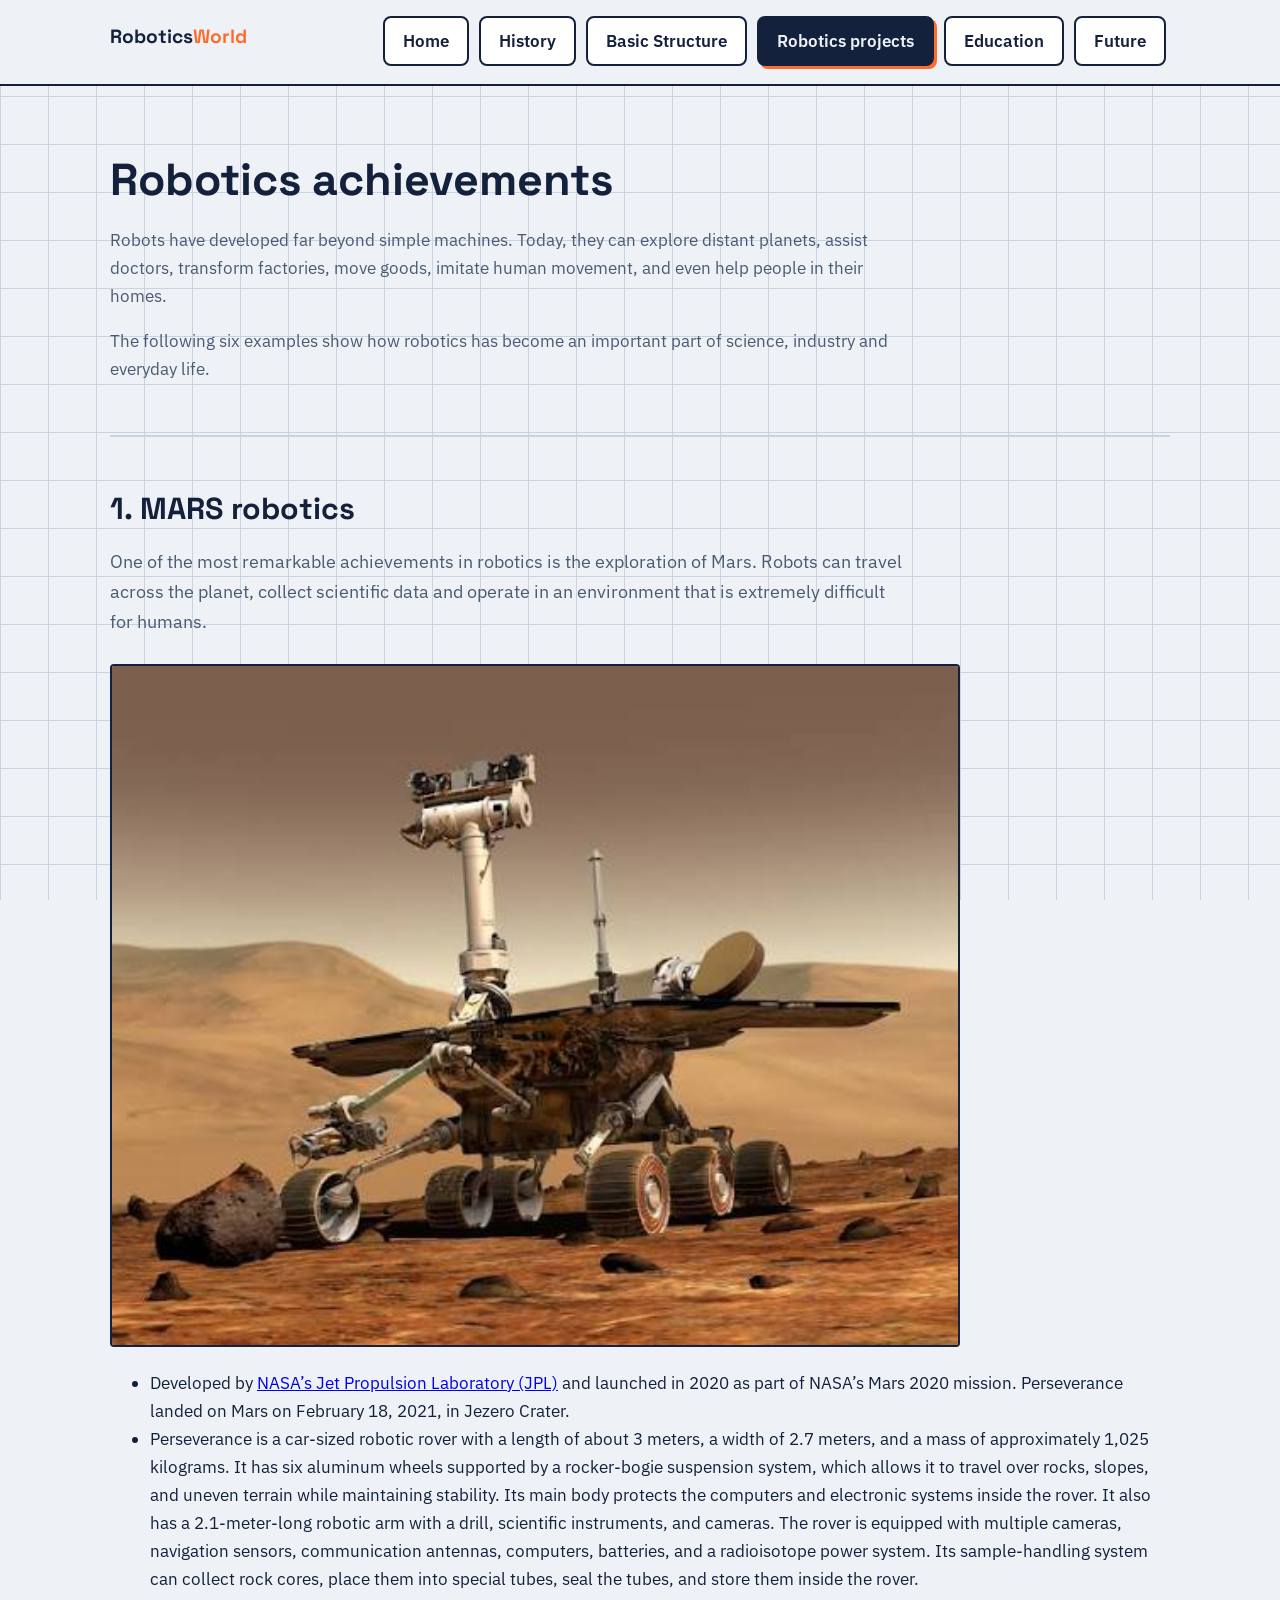
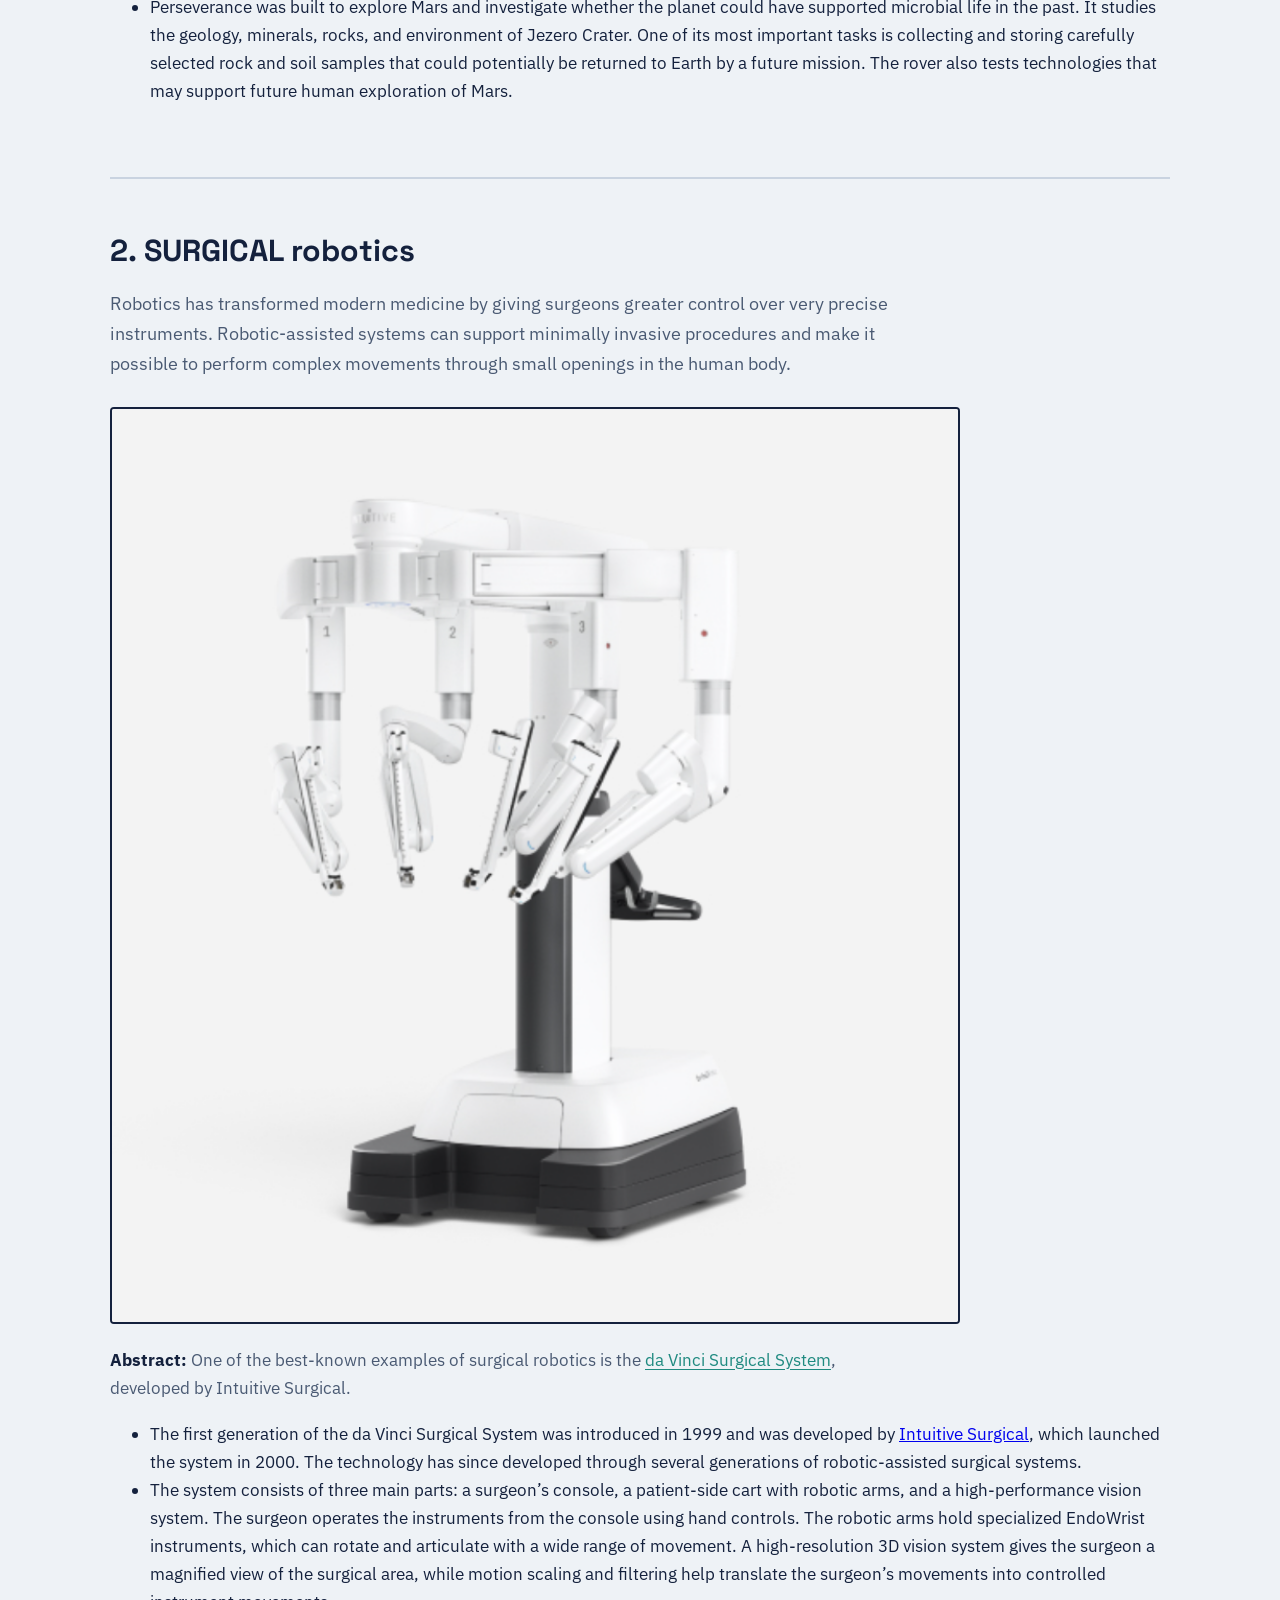
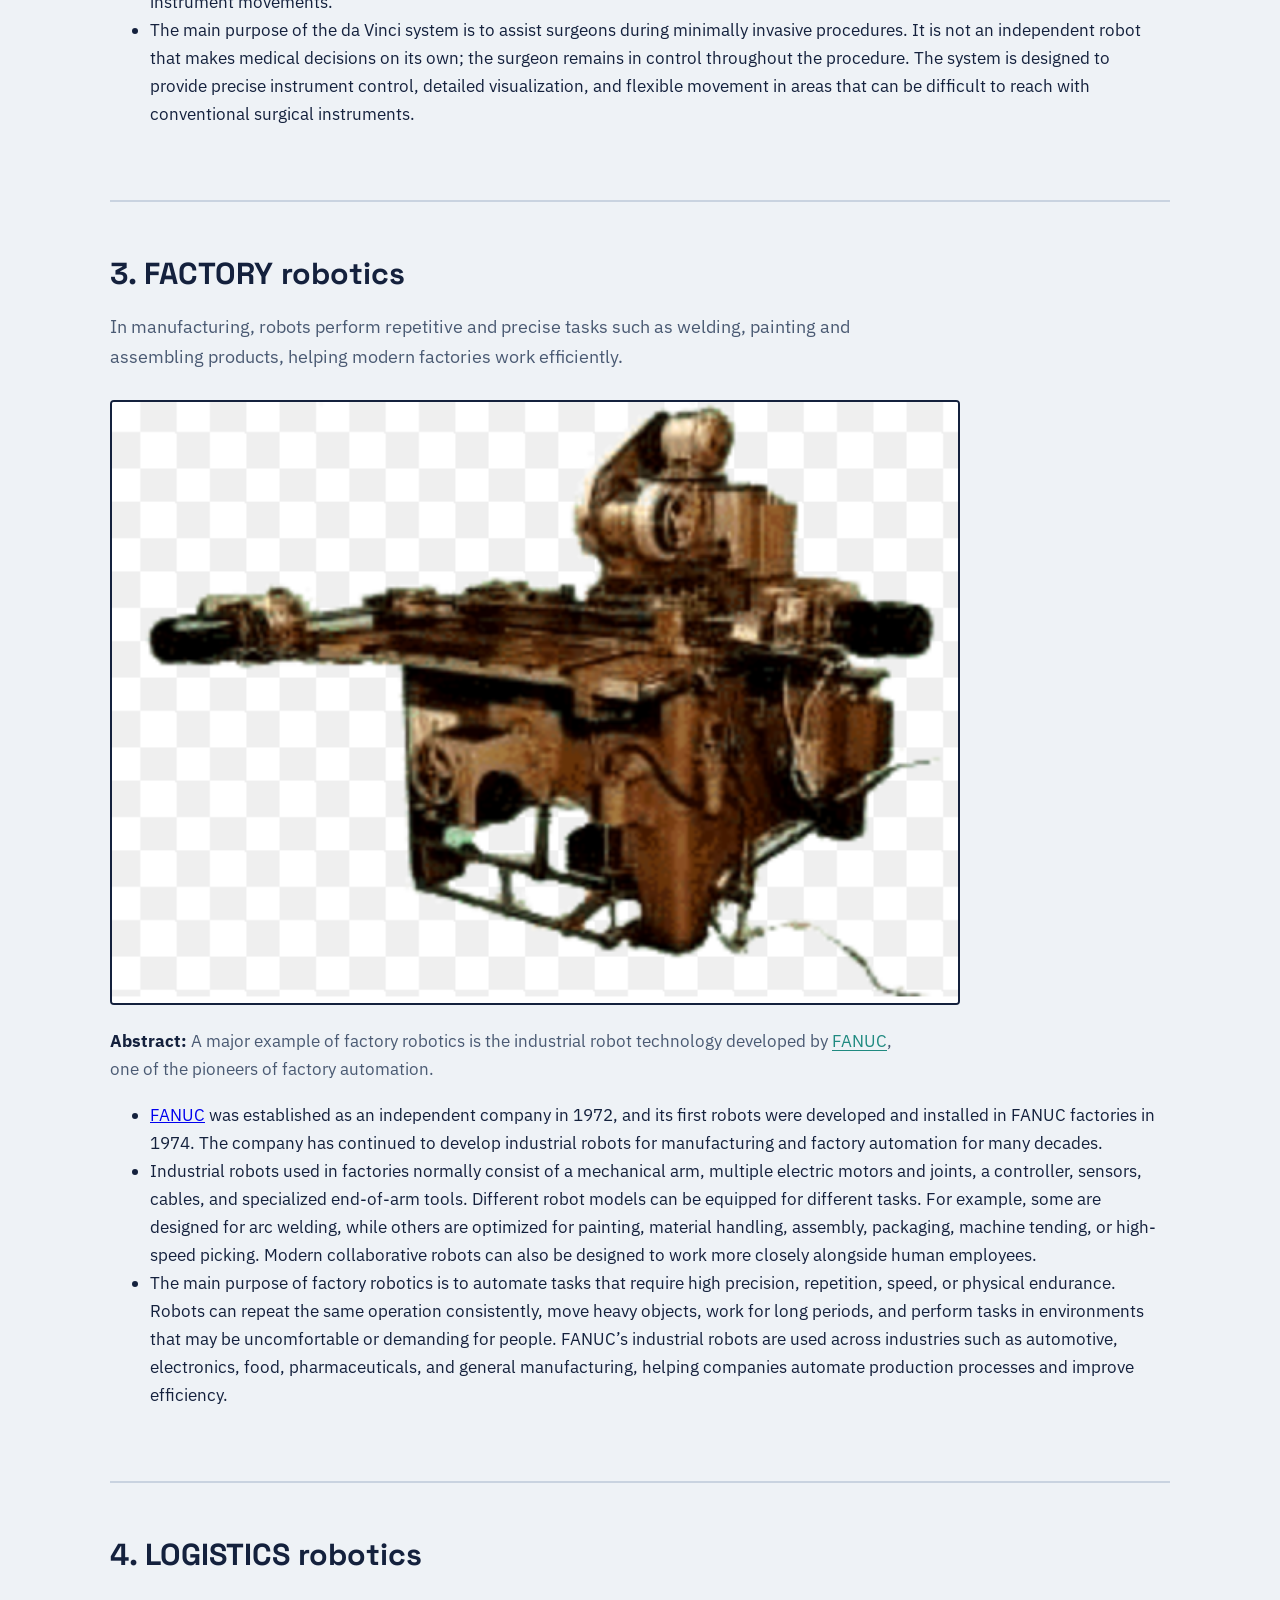
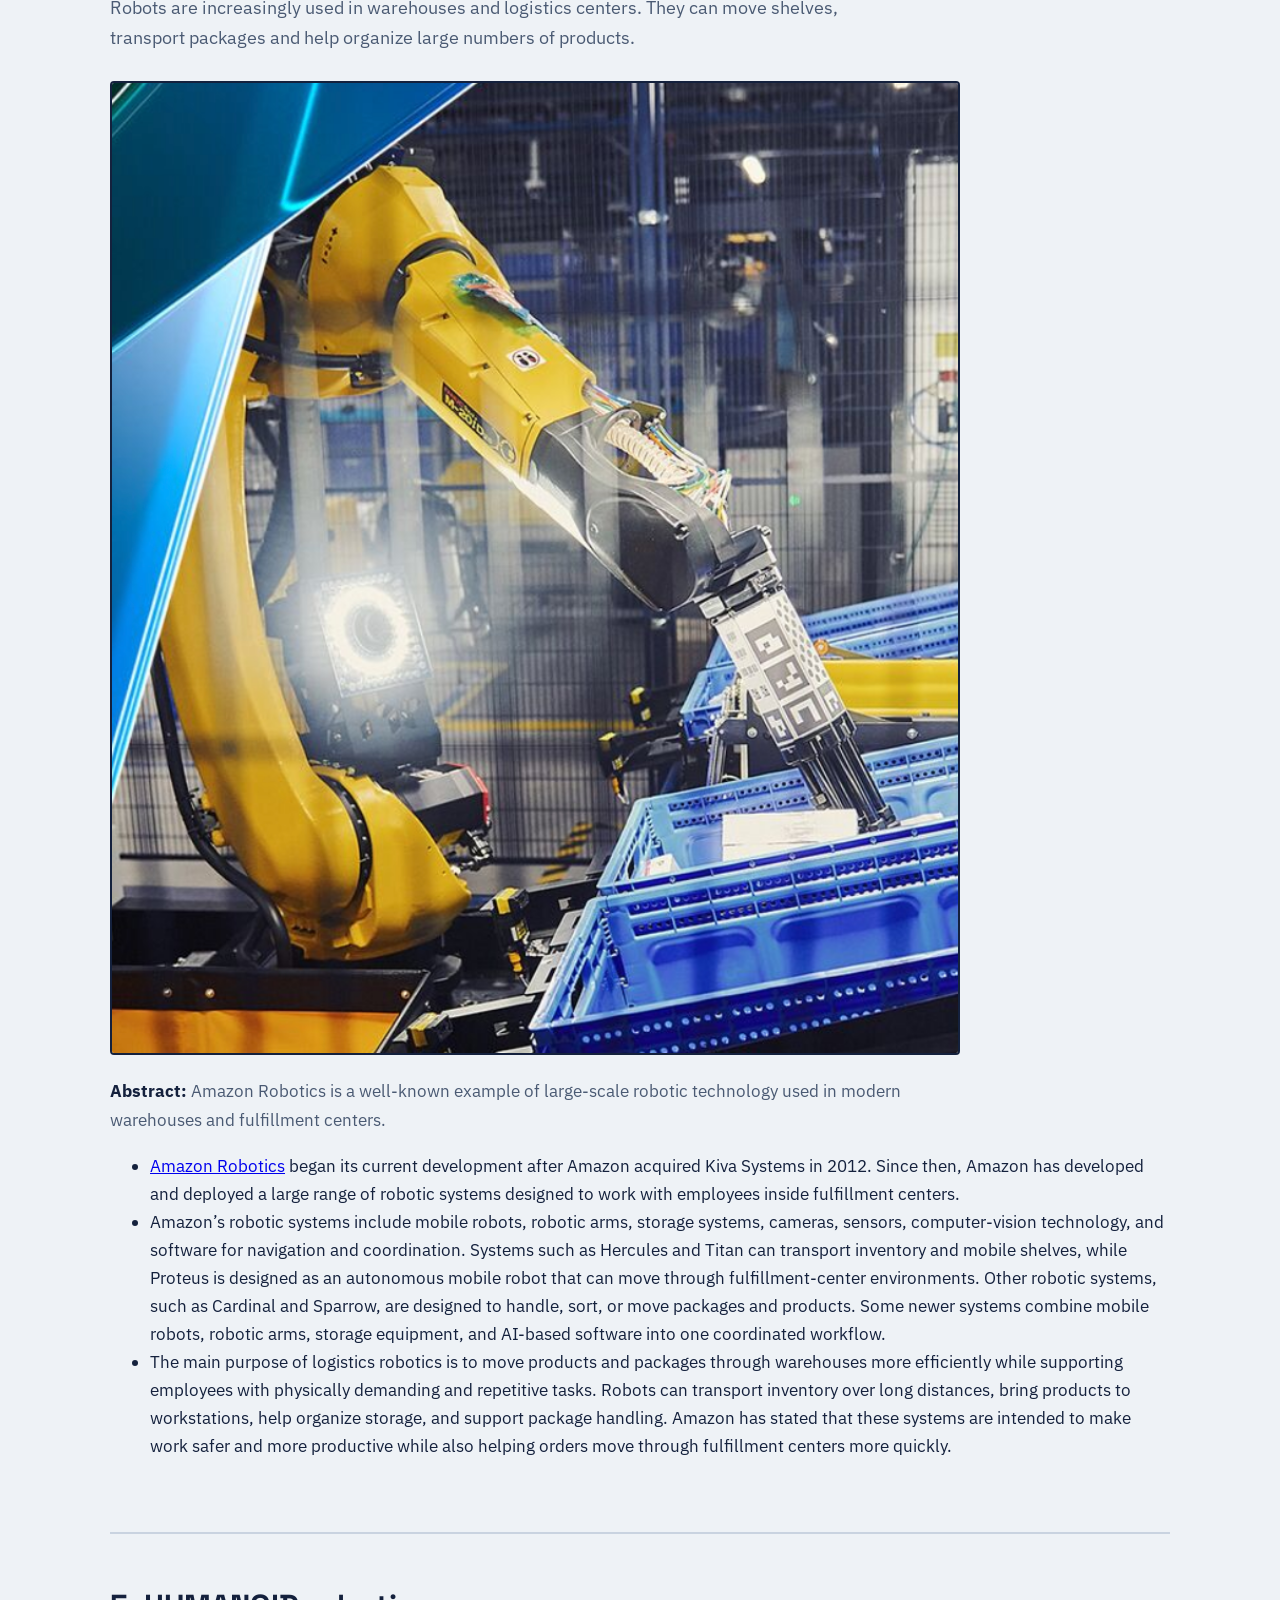
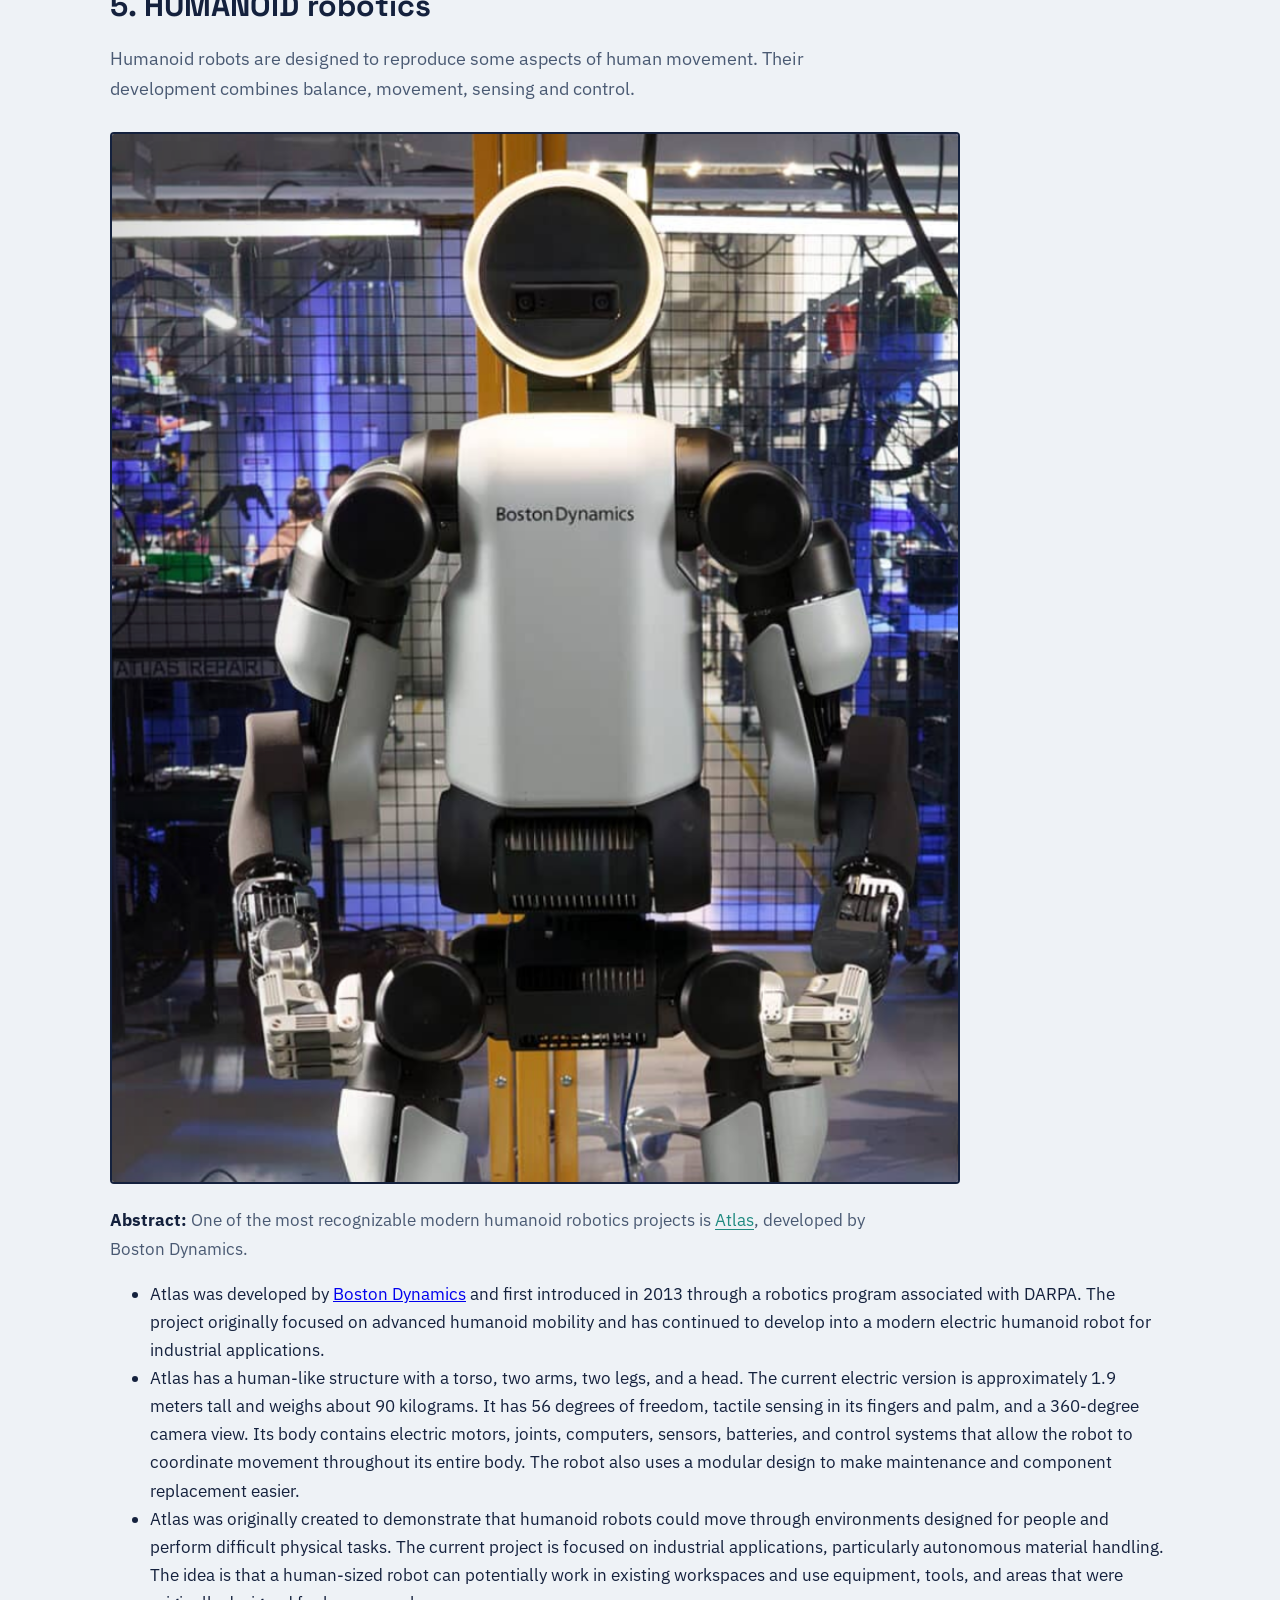
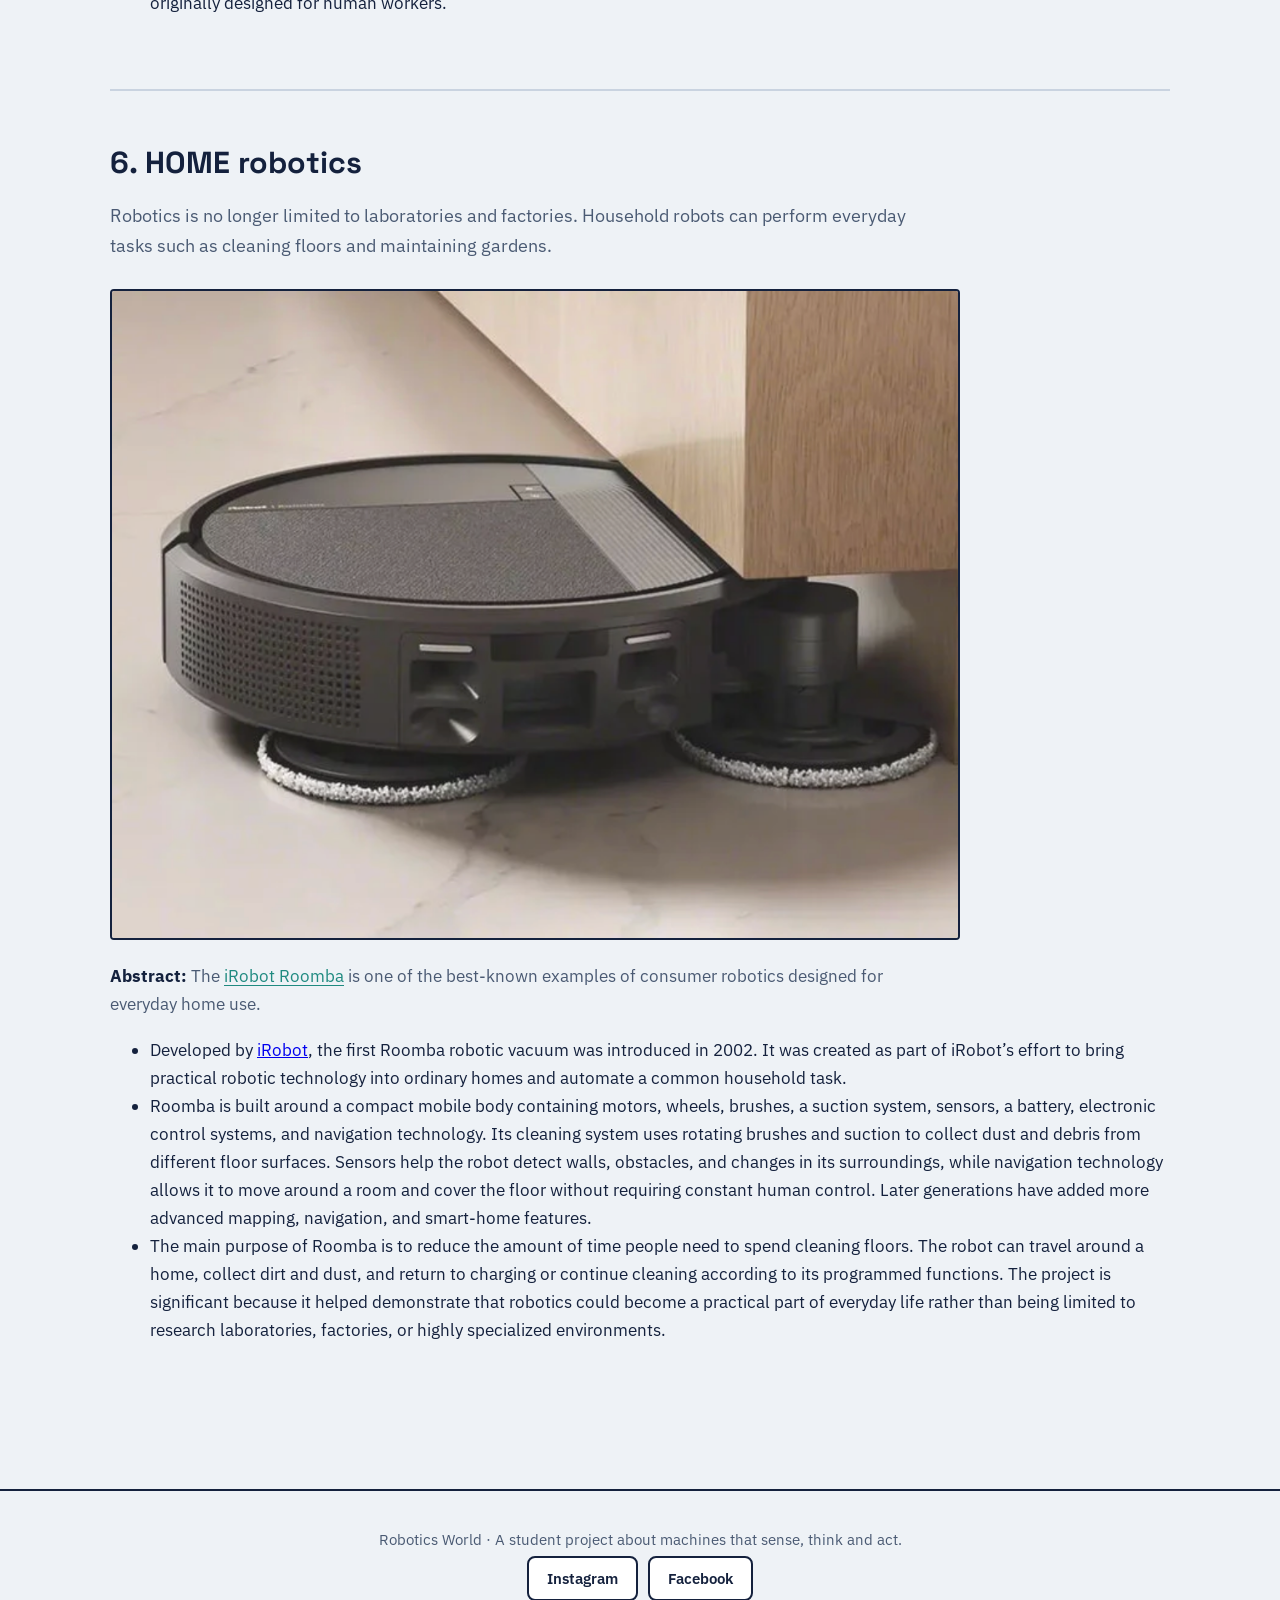
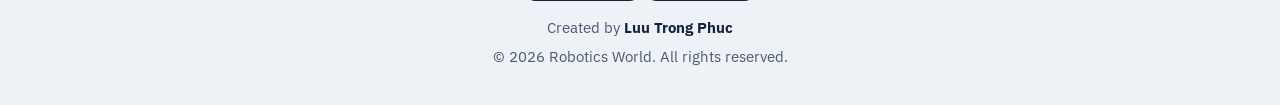
<file: Realroboticsprojects.html>
<!DOCTYPE html>
<html lang="en">
<head>
  <meta charset="UTF-8">
  <meta name="viewport" content="width=device-width, initial-scale=1">
  <title>Achievements | Begin to robotics</title>

  <link rel="preconnect" href="https://fonts.googleapis.com">
  <link
    href="https://fonts.googleapis.com/css2?family=IBM+Plex+Sans:wght@400;500&family=Space+Grotesk:wght@500;700&display=swap"
    rel="stylesheet"
  >

  <link rel="stylesheet" href="style.css">
</head>

<body>

<header>
  <div class="bar">

    <a class="logo" href="index.html">
      Robotics<b>World</b>
    </a>

    <nav aria-label="Main">
      <ul>
        <li><a href="index.html">Home</a></li>
        <li><a href="history.html">History</a></li>
        <li><a href="structure.html">Basic Structure</a></li>
        <li><a href="Realroboticsprojects.html" aria-current="page">Robotics projects</a></li>
        <li><a href="education.html">Education</a></li>
        <li><a href="future.html">Future</a></li>
      </ul>
    </nav>

  </div>
</header>


<main>

  <!-- INTRODUCTION -->

  <section class="achievement-intro">
    <h1>Robotics achievements</h1>

    <p class="lead">
      Robots have developed far beyond simple machines. Today, they can
      explore distant planets, assist doctors, transform factories, move
      goods, imitate human movement, and even help people in their homes.
    </p>

    <p>
      The following six examples show how robotics has become an important
      part of science, industry and everyday life.
    </p>
  </section>

<section class="achievement">

  <h2>1. MARS robotics</h2>

  <p class="achievement-description">
    One of the most remarkable achievements in robotics is the exploration
    of Mars. Robots can travel across the planet, collect scientific data
    and operate in an environment that is extremely difficult for humans.
  </p>

  <img
    src="mars.jpg"
    alt="Robots exploring Mars"
  >

  <ul>
    <li>Developed by <a href="https://www.jpl.nasa.gov/">NASA’s Jet Propulsion Laboratory (JPL)</a> and launched in 2020 as part of NASA’s Mars 2020 mission. Perseverance landed on Mars on February 18, 2021, in Jezero Crater.</li>
    <li>Perseverance is a car-sized robotic rover with a length of about 3 meters, a width of 2.7 meters, and a mass of approximately 1,025 kilograms. It has six aluminum wheels supported by a rocker-bogie suspension system, which allows it to travel over rocks, slopes, and uneven terrain while maintaining stability. Its main body protects the computers and electronic systems inside the rover. It also has a 2.1-meter-long robotic arm with a drill, scientific instruments, and cameras. The rover is equipped with multiple cameras, navigation sensors, communication antennas, computers, batteries, and a radioisotope power system. Its sample-handling system can collect rock cores, place them into special tubes, seal the tubes, and store them inside the rover.</li>
    <li>Perseverance was built to explore Mars and investigate whether the planet could have supported microbial life in the past. It studies the geology, minerals, rocks, and environment of Jezero Crater. One of its most important tasks is collecting and storing carefully selected rock and soil samples that could potentially be returned to Earth by a future mission. The rover also tests technologies that may support future human exploration of Mars.</li>
  </ul>

</section>


<!-- 2. SURGERY -->

<section class="achievement">

  <h2>2. SURGICAL robotics</h2>

  <p class="achievement-description">
    Robotics has transformed modern medicine by giving surgeons greater
    control over very precise instruments. Robotic-assisted systems can
    support minimally invasive procedures and make it possible to perform
    complex movements through small openings in the human body.
  </p>

  <img
    src="surgery.jpg"
    alt="Robot-assisted surgery"
  >

  <p class="abstract">
    <strong>Abstract:</strong>
    One of the best-known examples of surgical robotics is the
    <a href="https://www.intuitive.com/en-us/products-and-services/da-vinci">da Vinci Surgical System</a>,
    developed by Intuitive Surgical.
  </p>

  <ul>
    <li>The first generation of the da Vinci Surgical System was introduced in 1999 and was developed by <a href="https://www.intuitive.com/">Intuitive Surgical</a>, which launched the system in 2000. The technology has since developed through several generations of robotic-assisted surgical systems.</li>
    <li>The system consists of three main parts: a surgeon’s console, a patient-side cart with robotic arms, and a high-performance vision system. The surgeon operates the instruments from the console using hand controls. The robotic arms hold specialized EndoWrist instruments, which can rotate and articulate with a wide range of movement. A high-resolution 3D vision system gives the surgeon a magnified view of the surgical area, while motion scaling and filtering help translate the surgeon’s movements into controlled instrument movements.</li>
    <li>The main purpose of the da Vinci system is to assist surgeons during minimally invasive procedures. It is not an independent robot that makes medical decisions on its own; the surgeon remains in control throughout the procedure. The system is designed to provide precise instrument control, detailed visualization, and flexible movement in areas that can be difficult to reach with conventional surgical instruments.</li>
  </ul>

</section>


<!-- 3. FACTORIES -->

<section class="achievement">

  <h2>3. FACTORY robotics</h2>

  <p class="achievement-description">
    In manufacturing, robots perform repetitive and precise tasks such as
    welding, painting and assembling products, helping modern factories
    work efficiently.
  </p>

  <img
    src="factories.jpg"
    alt="Industrial robots in a factory"
  >

  <p class="abstract">
    <strong>Abstract:</strong>
    A major example of factory robotics is the industrial robot technology
    developed by <a href="https://www.fanuc.com/">FANUC</a>, one of the
    pioneers of factory automation.
  </p>

  <ul>
    <li><a href="https://www.fanuc.com/">FANUC</a> was established as an independent company in 1972, and its first robots were developed and installed in FANUC factories in 1974. The company has continued to develop industrial robots for manufacturing and factory automation for many decades.</li>
    <li>Industrial robots used in factories normally consist of a mechanical arm, multiple electric motors and joints, a controller, sensors, cables, and specialized end-of-arm tools. Different robot models can be equipped for different tasks. For example, some are designed for arc welding, while others are optimized for painting, material handling, assembly, packaging, machine tending, or high-speed picking. Modern collaborative robots can also be designed to work more closely alongside human employees.</li>
    <li>The main purpose of factory robotics is to automate tasks that require high precision, repetition, speed, or physical endurance. Robots can repeat the same operation consistently, move heavy objects, work for long periods, and perform tasks in environments that may be uncomfortable or demanding for people. FANUC’s industrial robots are used across industries such as automotive, electronics, food, pharmaceuticals, and general manufacturing, helping companies automate production processes and improve efficiency.</li>
  </ul>

</section>


<!-- 4. LOGISTICS -->

<section class="achievement">

  <h2>4. LOGISTICS robotics</h2>

  <p class="achievement-description">
    Robots are increasingly used in warehouses and logistics centers.
    They can move shelves, transport packages and help organize large
    numbers of products.
  </p>

  <img
    src="logistics.jpg"
    alt="Warehouse robots"
  >

  <p class="abstract">
    <strong>Abstract:</strong>
    Amazon Robotics is a well-known example of large-scale robotic
    technology used in modern warehouses and fulfillment centers.
  </p>

  <ul>
    <li><a href="https://www.aboutamazon.com/news/operations/amazon-robotics-robots-fulfillment-center">Amazon Robotics</a> began its current development after Amazon acquired Kiva Systems in 2012. Since then, Amazon has developed and deployed a large range of robotic systems designed to work with employees inside fulfillment centers.</li>
    <li>Amazon’s robotic systems include mobile robots, robotic arms, storage systems, cameras, sensors, computer-vision technology, and software for navigation and coordination. Systems such as Hercules and Titan can transport inventory and mobile shelves, while Proteus is designed as an autonomous mobile robot that can move through fulfillment-center environments. Other robotic systems, such as Cardinal and Sparrow, are designed to handle, sort, or move packages and products. Some newer systems combine mobile robots, robotic arms, storage equipment, and AI-based software into one coordinated workflow.</li>
    <li>The main purpose of logistics robotics is to move products and packages through warehouses more efficiently while supporting employees with physically demanding and repetitive tasks. Robots can transport inventory over long distances, bring products to workstations, help organize storage, and support package handling. Amazon has stated that these systems are intended to make work safer and more productive while also helping orders move through fulfillment centers more quickly.</li>
  </ul>

</section>


<!-- 5. HUMANOIDS -->

<section class="achievement">

  <h2>5. HUMANOID robotics</h2>

  <p class="achievement-description">
    Humanoid robots are designed to reproduce some aspects of human
    movement. Their development combines balance, movement, sensing
    and control.
  </p>

  <img
    src="humanoids.jpg"
    alt="Humanoid robot"
  >

  <p class="abstract">
    <strong>Abstract:</strong>
    One of the most recognizable modern humanoid robotics projects is
    <a href="https://bostondynamics.com/products/atlas/">Atlas</a>,
    developed by Boston Dynamics.
  </p>

  <ul>
    <li>Atlas was developed by <a href="https://bostondynamics.com/">Boston Dynamics</a> and first introduced in 2013 through a robotics program associated with DARPA. The project originally focused on advanced humanoid mobility and has continued to develop into a modern electric humanoid robot for industrial applications.</li>
    <li>Atlas has a human-like structure with a torso, two arms, two legs, and a head. The current electric version is approximately 1.9 meters tall and weighs about 90 kilograms. It has 56 degrees of freedom, tactile sensing in its fingers and palm, and a 360-degree camera view. Its body contains electric motors, joints, computers, sensors, batteries, and control systems that allow the robot to coordinate movement throughout its entire body. The robot also uses a modular design to make maintenance and component replacement easier.</li>
    <li>Atlas was originally created to demonstrate that humanoid robots could move through environments designed for people and perform difficult physical tasks. The current project is focused on industrial applications, particularly autonomous material handling. The idea is that a human-sized robot can potentially work in existing workspaces and use equipment, tools, and areas that were originally designed for human workers.</li>
  </ul>

</section>


<!-- 6. HOME -->

<section class="achievement">

  <h2>6. HOME robotics</h2>

  <p class="achievement-description">
    Robotics is no longer limited to laboratories and factories.
    Household robots can perform everyday tasks such as cleaning floors
    and maintaining gardens.
  </p>

  <img
    src="home.jpg"
    alt="Household robot"
  >

  <p class="abstract">
    <strong>Abstract:</strong>
    The <a href="https://www.irobot.com/">iRobot Roomba</a> is one of the
    best-known examples of consumer robotics designed for everyday home use.
  </p>

  <ul>
    <li>Developed by <a href="https://www.irobot.com/">iRobot</a>, the first Roomba robotic vacuum was introduced in 2002. It was created as part of iRobot’s effort to bring practical robotic technology into ordinary homes and automate a common household task.</li>
    <li>Roomba is built around a compact mobile body containing motors, wheels, brushes, a suction system, sensors, a battery, electronic control systems, and navigation technology. Its cleaning system uses rotating brushes and suction to collect dust and debris from different floor surfaces. Sensors help the robot detect walls, obstacles, and changes in its surroundings, while navigation technology allows it to move around a room and cover the floor without requiring constant human control. Later generations have added more advanced mapping, navigation, and smart-home features.</li>
    <li>The main purpose of Roomba is to reduce the amount of time people need to spend cleaning floors. The robot can travel around a home, collect dirt and dust, and return to charging or continue cleaning according to its programmed functions. The project is significant because it helped demonstrate that robotics could become a practical part of everyday life rather than being limited to research laboratories, factories, or highly specialized environments.</li>
  </ul>

</section>
</main>


<footer>

  <p>
    Robotics World · A student project about machines that sense,
    think and act.
  </p>

  <ul class="social">

    <li>
      <a
        href="https://www.instagram.com/tns_osc/"
        aria-label="Instagram"
      >
        Instagram
      </a>
    </li>

    <li>
      <a
        href="https://www.facebook.com/Pphucc2811"
        aria-label="Facebook"
      >
        Facebook
      </a>
    </li>

  </ul>

  <p>
    Created by <strong>Luu Trong Phuc</strong>
  </p>

  <p>
    &copy; 2026 Robotics World. All rights reserved.
  </p>

</footer>

</body>
</html>
</file>
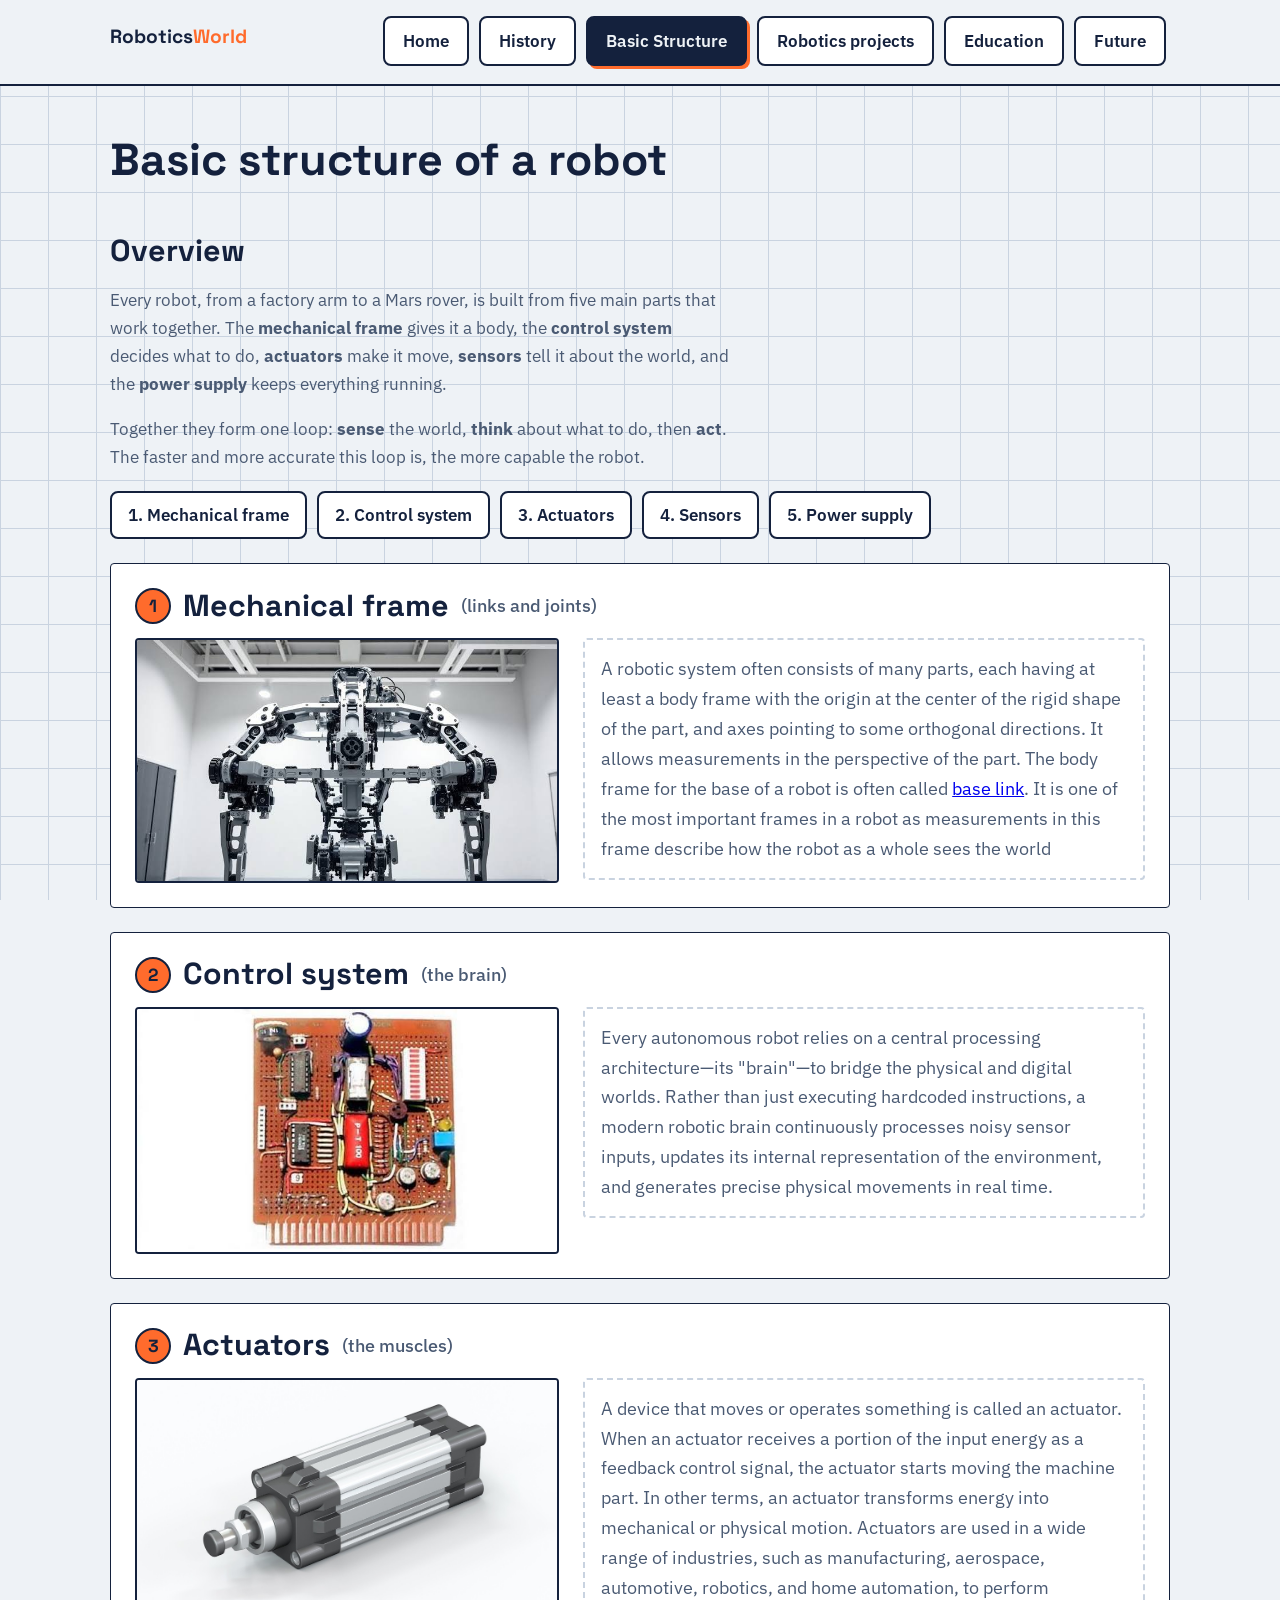
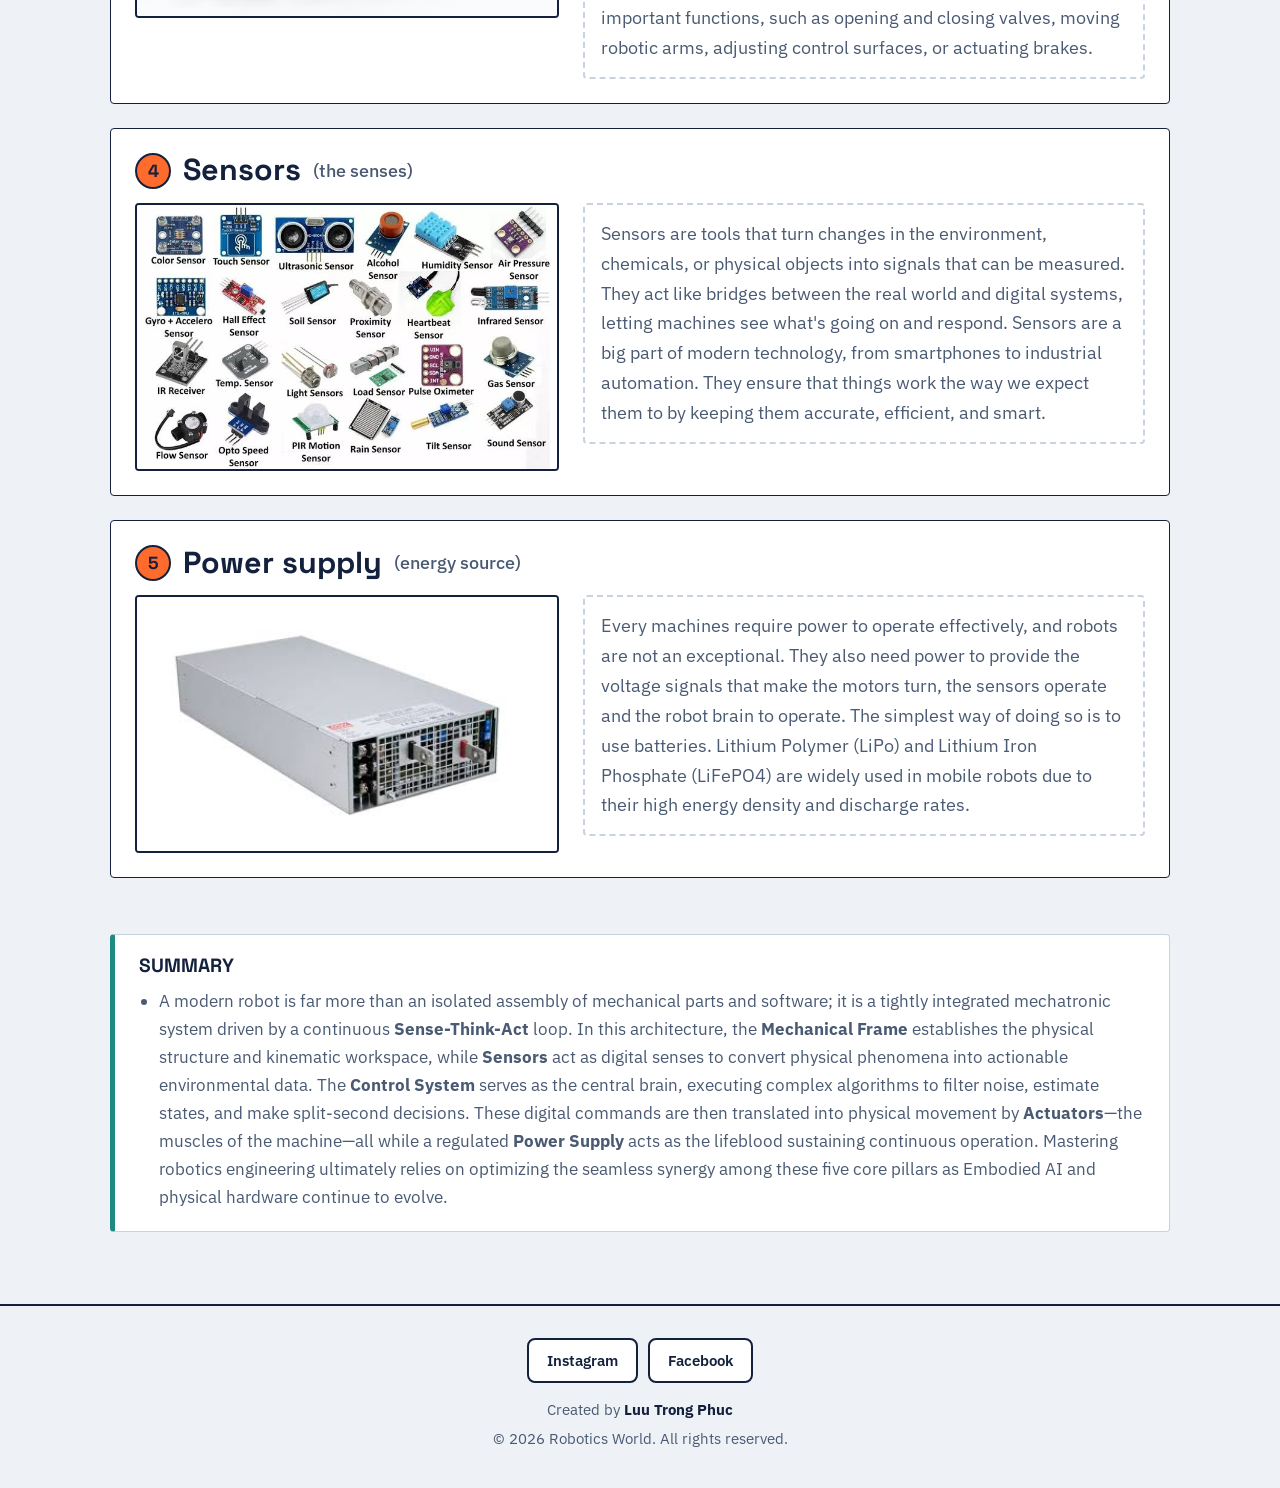
<file: structure.html>
<!DOCTYPE html>
<html lang="en">
<head>
  <meta charset="UTF-8">
  <meta name="viewport" content="width=device-width, initial-scale=1">
  <title>Basic Structure | Begin to robotics</title>
  <link rel="preconnect" href="https://fonts.googleapis.com">
  <link rel="stylesheet" href="https://fonts.googleapis.com/css2?family=IBM+Plex+Sans:wght@400;500&family=Space+Grotesk:wght@500;700&display=swap">
  <link rel="stylesheet" href="style.css">
</head>
<body>

  <header>
    <div class="bar">
      <a class="logo" href="index.html">Robotics<b>World</b></a>
      <nav aria-label="Main">
        <ul>
          <li><a href="index.html">Home</a></li>
          <li><a href="history.html">History</a></li>
          <li><a href="structure.html" aria-current="page">Basic Structure</a></li>
          <li><a href="Realroboticsprojects.html">Robotics projects</a></li>
          <li><a href="education.html">Education</a></li>
          <li><a href="future.html">Future</a></li>
        </ul>
      </nav>
    </div>
  </header>

  <main>
    <h1>Basic structure of a robot</h1>
    
    <h2>Overview</h2>
    <p class="lead">Every robot, from a factory arm to a Mars rover, is built from five main parts that work together. The <strong>mechanical frame</strong> gives it a body, the <strong>control system</strong> decides what to do, <strong>actuators</strong> make it move, <strong>sensors</strong> tell it about the world, and the <strong>power supply</strong> keeps everything running.</p>
    <p class="lead">Together they form one loop: <strong>sense</strong> the world, <strong>think</strong> about what to do, then <strong>act</strong>. The faster and more accurate this loop is, the more capable the robot.</p>
    
    <ul class="chips">
      <li><a href="#frame">1. Mechanical frame</a></li>
      <li><a href="#control">2. Control system</a></li>
      <li><a href="#actuators">3. Actuators</a></li>
      <li><a href="#sensors">4. Sensors</a></li>
      <li><a href="#power">5. Power supply</a></li>
    </ul>

    <section class="part" id="frame">
      <h2><span class="num">1</span>Mechanical frame <small>(links and joints)</small></h2>
      <div class="tl-row">
        <figure class="tl-img">
          <img src="frame.jpg" alt="A robot's mechanical frame with links and joints" loading="lazy">
        </figure>
        <div class="tl-side">
          <div class="desc">
            <!-- Write your description of mechanical frame below -->
            <p> A robotic system often consists of many parts, each having at least a body frame with the origin at the center of the rigid shape of the part, and axes pointing to some orthogonal directions. 
                It allows measurements in the perspective of the part.
                The body frame for the base of a robot is often called <a href = "https://get-help.theconstruct.ai/t/base-link-and-base-foot-print/29028/2">base link</a>. 
                It is one of the most important frames in a robot as measurements in this frame describe how the robot as a whole sees the world</p>
          </div>
        </div>
      </div>
    </section>

    <section class="part" id="control">
      <h2><span class="num">2</span>Control system <small>(the brain)</small></h2>
      <div class="tl-row">
        <figure class="tl-img">
          <img src="control.jpg" alt="A robot controller board" loading="lazy">
        </figure>
        <div class="tl-side">
          <div class="desc">
            <!-- Write your description of control system below -->
            <p>Every autonomous robot relies on a central processing architecture—its "brain"—to bridge the physical and digital worlds. Rather than just executing hardcoded instructions, a modern robotic brain continuously processes noisy sensor inputs, updates its internal representation of the environment, and generates precise physical movements in real time.</p>
          </div>
        </div>
      </div>
    </section>

    <section class="part" id="actuators">
      <h2><span class="num">3</span>Actuators <small>(the muscles)</small></h2>
      <div class="tl-row">
        <figure class="tl-img">
          <img src="actuators.jpg" alt="Electric motors used as robot actuators" loading="lazy">
        </figure>
        <div class="tl-side">
          <div class="desc">
            <!-- Write your description of actuators below -->
            <p>A device that moves or operates something is called an actuator.
                When an actuator receives a portion of the input energy as a feedback control signal, the actuator starts moving the machine part.
                In other terms, an actuator transforms energy into mechanical or physical motion.
                Actuators are used in a wide range of industries, such as manufacturing, aerospace, automotive, robotics, and home automation, to perform important functions, such as opening and closing valves, moving robotic arms, adjusting control surfaces, or actuating brakes.
            </p>
          </div>
        </div>
      </div>
    </section>

    <section class="part" id="sensors">
      <h2><span class="num">4</span>Sensors <small>(the senses)</small></h2>
      <div class="tl-row">
        <figure class="tl-img">
          <img src="sensors.jpg" alt="Sensors used on a robot" loading="lazy">
        </figure>
        <div class="tl-side">
          <div class="desc">
            <p>Sensors are tools that turn changes in the environment, chemicals, or physical objects into signals that can be measured. They act like bridges between the real world and digital systems, letting machines see what's going on and respond. Sensors are a big part of modern technology, from smartphones to industrial automation. They ensure that things work the way we expect them to by keeping them accurate, efficient, and smart.</p>
          </div>
        </div>
      </div>
    </section>

    <section class="part" id="power">
      <h2><span class="num">5</span>Power supply <small>(energy source)</small></h2>
      <div class="tl-row">
        <figure class="tl-img">
          <img src="power.jpg" alt="A robot battery pack" loading="lazy">
        </figure>
        <div class="tl-side">
          <div class="desc">
            <!-- Write your description of power supply below -->
            <p>Every machines require power to operate effectively, and robots are not an exceptional.
                 They also need power to provide the voltage signals that make the motors turn, the sensors operate and the robot brain to operate. The simplest way of doing so is to use batteries.
                Lithium Polymer (LiPo) and Lithium Iron Phosphate (LiFePO4) are widely used in mobile robots due to their high energy density and discharge rates.
                </p>
          </div>
        </div>
      </div>
    </section>

    <section class="sources">
      <h2>SUMMARY</h2>
      <ul>
        <li>A modern robot is far more than an isolated assembly of mechanical parts and software; it is a tightly integrated mechatronic system driven by a continuous <strong>Sense-Think-Act</strong> loop. In this architecture, the <strong>Mechanical Frame</strong> establishes the physical structure and kinematic workspace, while <strong>Sensors</strong> act as digital senses to convert physical phenomena into actionable environmental data. The <strong>Control System</strong> serves as the central brain, executing complex algorithms to filter noise, estimate states, and make split-second decisions. 
            These digital commands are then translated into physical movement by <strong>Actuators</strong>—the muscles of the machine—all while a regulated <strong>Power Supply</strong> acts as the lifeblood sustaining continuous operation. Mastering robotics engineering ultimately relies on optimizing the seamless synergy among these five core pillars as Embodied AI and physical hardware continue to evolve.</li>
    </section>
  </main>

  <footer>
    <!-- Replace each href="#" below with your own profile link -->
    <ul class="social">
      <li><a href="#" aria-label="Instagram">Instagram</a></li>
      <li><a href="#" aria-label="Facebook">Facebook</a></li>
    </ul>
    <p>Created by <strong>Luu Trong Phuc</strong></p>
    <p>&copy; 2026 Robotics World. All rights reserved.</p>
  </footer>

</body>
</html>
</file>
<file: style.css>
:root {
  --paper: #eef2f6;
  --ink: #14213d;
  --muted: #4a5a73;
  --line: #c9d3e0;
  --accent: #ff6b2c;
  --teal: #1f8a80;
  --card: #fff;
}

@media (prefers-color-scheme: dark) {
  :root {
    --paper: #0f1726;
    --ink: #e8eef8;
    --muted: #9fb0c8;
    --line: #26354d;
    --card: #16223a;
  }
}

* {
  box-sizing: border-box;
}

html {
  scroll-behavior: smooth;
}

body {
  margin: 0;
  background: var(--paper);
  color: var(--ink);
  font: 17px/1.65 "IBM Plex Sans", system-ui, sans-serif;

  background-image:
    linear-gradient(var(--line) 1px, transparent 1px),
    linear-gradient(90deg, var(--line) 1px, transparent 1px);

  background-size: 48px 48px;
  background-attachment: fixed;
}

h1,
h2,
h3,
.logo {
  font-family: "Space Grotesk", "IBM Plex Sans", sans-serif;
  line-height: 1.15;
  margin: 0 0 0.5em;
}

/* Cỡ h1 chung cho toàn bộ các trang.
   Muốn to hoặc nhỏ hơn thì chỉ cần sửa ở đây. */
h1 {
  font-size: clamp(2rem, 4.5vw, 2.8rem);
}


/* =========================
   HEADER
   ========================= */

header {
  position: sticky;
  top: 0;
  z-index: 10;

  background: var(--paper);
  border-bottom: 2px solid var(--ink);
}

.bar {
  max-width: 1100px;
  margin: auto;

  padding: 12px 20px;

  display: flex;
  align-items: center;
  justify-content: space-between;

  gap: 16px;
}

.logo {
  font-weight: 700;
  font-size: 1.2rem;

  color: var(--ink);
  text-decoration: none;

  white-space: nowrap;
}

.logo b {
  color: var(--accent);
}


/* =========================
   NAVIGATION
   ========================= */

nav ul {
  display: flex;
  flex-wrap: nowrap;
  gap: 10px;

  list-style: none;
  margin: 0;
  padding: 4px 4px 6px;

  overflow-x: auto;
}

nav li {
  flex: 0 0 auto;
}

nav a {
  display: block;

  padding: 9px 18px;

  color: var(--ink);
  background: var(--card);

  border: 2px solid var(--ink);
  border-radius: 8px;

  text-decoration: none;
  font-weight: 600;

  white-space: nowrap;

  transition:
    transform 0.12s,
    box-shadow 0.12s,
    background 0.12s;
}

nav a:hover {
  background: var(--accent);
  color: #14213d;

  transform: translate(-2px, -2px);

  box-shadow: 3px 3px 0 var(--ink);
}

nav a[aria-current="page"] {
  background: var(--ink);
  color: var(--paper);

  box-shadow: 3px 3px 0 var(--accent);
}

a:focus-visible {
  outline: 3px solid var(--accent);
  outline-offset: 2px;
}


/* =========================
   MAIN
   ========================= */

main {
  max-width: 1100px;
  margin: auto;

  padding: 48px 20px 72px;
}

.hero {
  padding: 40px 0 24px;
}

.hero h1 {
  font-size: clamp(2.4rem, 7vw, 4.8rem);
  max-width: 14ch;
}

.hero p {
  max-width: 56ch;

  color: var(--muted);

  font-size: 1.15rem;
}

.btn {
  display: inline-block;

  background: var(--accent);
  color: #14213d;

  font-weight: 600;

  padding: 12px 22px;

  border-radius: 6px;
  text-decoration: none;

  margin-top: 12px;
}

.btn:hover {
  filter: brightness(1.08);
}

h2 {
  font-size: 1.9rem;
  margin-top: 1.6em;
}

.lead {
  color: var(--muted);
  max-width: 62ch;
}


/* =========================
   OLD GRID / CARD
   Giữ lại cho các trang khác
   ========================= */

.grid {
  display: grid;

  grid-template-columns:
    repeat(auto-fit, minmax(260px, 1fr));

  gap: 18px;

  margin-top: 20px;
}

.card {
  background: var(--card);

  border: 1.5px solid var(--ink);
  border-radius: 4px;

  padding: 20px;

  position: relative;
}

.card h3 {
  font-size: 1.2rem;
  color: var(--teal);
}

.card p {
  margin: 0;
  color: var(--muted);
}

.card:nth-child(3n+1) {
  border-top: 5px solid var(--accent);
}

a.card {
  color: inherit;
  text-decoration: none;
  display: block;
}

a.card:hover {
  transform: translate(-2px, -2px);
  box-shadow: 4px 4px 0 var(--ink);
}


/* =========================
   TIMELINE
   ========================= */

.timeline {
  list-style: none;

  margin: 28px 0 0;
  padding: 0 0 0 28px;

  border-left: 3px solid var(--ink);
}

.timeline li {
  position: relative;

  margin-bottom: 26px;

  background: var(--card);

  border: 1.5px solid var(--line);
  padding: 16px 20px;

  border-radius: 4px;
}

.timeline li::before {
  content: "";

  position: absolute;

  left: -38px;
  top: 20px;

  width: 15px;
  height: 15px;

  background: var(--accent);

  border: 3px solid var(--ink);

  border-radius: 50%;
}

.year {
  font-family: "Space Grotesk", sans-serif;

  font-weight: 700;
  font-size: 1.5rem;

  color: var(--accent);
}

.timeline h3 {
  margin: 0 0 0.2em;
  font-size: 1.15rem;
}

.timeline p {
  margin: 0;
  color: var(--muted);
}

.stat {
  font-family: "Space Grotesk", sans-serif;

  font-size: 2.4rem;
  font-weight: 700;

  color: var(--accent);

  display: block;
}


/* =========================
   HOME PAGE
   ========================= */

.hero-dark {
  display: grid;

  grid-template-columns: 1.1fr 0.9fr;

  gap: 24px;

  align-items: center;

  background: #0d1830;
  color: #e8eef8;

  border: 2px solid var(--ink);
  border-radius: 4px;

  padding: clamp(24px, 5vw, 56px);

  margin-bottom: 12px;

  overflow: hidden;

  background-image:
    linear-gradient(#1c2c4d 1px, transparent 1px),
    linear-gradient(90deg, #1c2c4d 1px, transparent 1px);

  background-size: 32px 32px;
}

.hero-dark h1 {
  font-size: clamp(2.1rem, 5.2vw, 3.7rem);

  max-width: 15ch;

  margin-bottom: 0.4em;
}

.hero-dark p {
  color: #a9bad4;

  max-width: 50ch;

  font-size: 1.1rem;
}

.cta-row {
  display: flex;
  flex-wrap: wrap;

  gap: 12px;

  margin-top: 20px;
}

.btn.ghost {
  background: transparent;

  color: #e8eef8;

  border: 2px solid #e8eef8;

  padding: 10px 20px;
}

.btn.ghost:hover {
  background: #e8eef8;
  color: #0d1830;
}

.arm {
  width: 100%;
  max-width: 380px;

  justify-self: center;
}

.arm .l1 {
  transform-origin: 200px 320px;

  animation:
    swing1 5s ease-in-out infinite alternate;
}

.arm .l2 {
  transform-origin: 200px 190px;

  animation:
    swing2 5s ease-in-out infinite alternate;
}

.arm .grip {
  transform-origin: 200px 90px;

  animation:
    grip 2.5s ease-in-out infinite alternate;
}

@keyframes swing1 {
  from {
    transform: rotate(-14deg);
  }

  to {
    transform: rotate(14deg);
  }
}

@keyframes swing2 {
  from {
    transform: rotate(28deg);
  }

  to {
    transform: rotate(-28deg);
  }
}

@keyframes grip {
  from {
    transform: scaleX(1);
  }

  to {
    transform: scaleX(0.55);
  }
}

@media (prefers-reduced-motion: reduce) {
  .arm * {
    animation: none !important;
  }
}

.path h3 {
  color: var(--ink);
}

.path .who {
  color: var(--accent);

  font-weight: 600;
  font-size: 0.95rem;

  margin-bottom: 6px;

  display: block;
}

.path .go {
  display: inline-block;

  margin-top: 12px;

  font-weight: 600;

  color: var(--teal);
}

.focus {
  display: grid;

  grid-template-columns: repeat(3, 1fr);

  gap: 0;

  margin-top: 20px;

  border: 2px solid var(--ink);

  background: var(--card);
}

.focus div {
  padding: 22px;

  border-right: 2px solid var(--ink);
}

.focus div:last-child {
  border-right: 0;
}

.focus h3 {
  color: var(--accent);

  font-size: 1.6rem;

  margin: 0 0 0.2em;
}

.focus p {
  margin: 0;

  color: var(--muted);
}

@media (max-width: 800px) {
  .hero-dark {
    grid-template-columns: 1fr;
  }

  .focus {
    grid-template-columns: 1fr;
  }

  .focus div {
    border-right: 0;
    border-bottom: 2px solid var(--ink);
  }

  .focus div:last-child {
    border-bottom: 0;
  }
}


/* =========================
   SOURCES & FOOTER
   ========================= */

.sources {
  margin-top: 56px;

  padding: 20px 24px;

  background: var(--card);

  border: 1.5px solid var(--line);

  border-left: 5px solid var(--teal);

  border-radius: 4px;
}

.sources h2 {
  font-size: 1.2rem;
  margin: 0 0 0.5em;
}

.sources ul {
  margin: 0;

  padding-left: 20px;

  color: var(--muted);
}

.sources a {
  color: var(--teal);

  text-underline-offset: 3px;
}

.sources a:hover {
  color: var(--accent);
}

footer {
  border-top: 2px solid var(--ink);

  text-align: center;

  padding: 32px 20px;

  color: var(--muted);

  font-size: 0.95rem;
}

.social {
  display: flex;

  justify-content: center;

  gap: 10px;

  margin: 0 0 14px;

  padding: 0;

  list-style: none;
}

.social a {
  display: block;

  padding: 8px 18px;

  color: var(--ink);

  background: var(--card);

  border: 2px solid var(--ink);

  border-radius: 8px;

  text-decoration: none;

  font-weight: 600;
}

.social a:hover {
  background: var(--accent);
  color: #14213d;
}

footer p {
  margin: 4px 0;
}

footer strong {
  color: var(--ink);
}


/* =========================
   TIMELINE IMAGE + LINK
   ========================= */

.tl-img {
  margin: 14px 0 0;
}

.tl-img img {
  display: block;

  width: 100%;

  max-width: 520px;

  height: auto;

  border: 2px solid var(--ink);

  border-radius: 4px;

  background: var(--line);
}

.tl-img figcaption {
  margin-top: 6px;

  font-size: 0.9rem;

  color: var(--muted);
}

.tl-img figcaption a {
  color: var(--teal);
}

.tl-link {
  display: inline-block;

  margin-top: 12px;

  padding: 8px 16px;

  font-weight: 600;

  color: var(--ink);

  background: var(--card);

  border: 2px solid var(--ink);

  border-radius: 8px;

  text-decoration: none;
}

.tl-link:hover {
  background: var(--accent);
  color: #14213d;
}


/* =========================
   TIMELINE IMAGE LEFT
   ========================= */

.tl-row {
  display: flex;

  gap: 24px;

  align-items: flex-start;

  margin-top: 14px;
}

.tl-row .tl-img {
  flex: 0 0 42%;

  max-width: 42%;

  margin: 0;
}

.tl-side {
  flex: 1;

  min-width: 0;
}

.tl-side h4 {
  margin: 0 0 0.4em;

  font-family:
    "Space Grotesk",
    "IBM Plex Sans",
    sans-serif;

  font-size: 1.05rem;

  color: var(--teal);
}

.tl-side ul {
  margin: 0 0 4px;

  padding-left: 20px;

  color: var(--muted);
}

.tl-side li {
  margin-bottom: 4px;
}


/* =========================
   MOBILE
   ========================= */

@media (max-width: 700px) {

  .bar {
    flex-direction: column;

    align-items: flex-start;

    gap: 6px;
  }

  nav {
    width: 100%;
  }

  .tl-row {
    flex-direction: column;
  }

  .tl-row .tl-img {
    flex-basis: auto;

    max-width: 100%;
  }
}


/* =========================
   STRUCTURE PAGE
   ========================= */


/* Phần mở đầu: h1 dùng cỡ chung ở đầu file */

.structure-intro {
  max-width: 800px;
}

.structure-intro h1 {
  margin-bottom: 20px;
}


/* Tiêu đề cấp 2: Overview và 5 bộ phận cùng một cỡ */

.structure-intro h2,
.part h2 {
  font-size: 1.9rem;
}

.part h2 small {
  font-family: "IBM Plex Sans", sans-serif;
  font-size: 1.1rem;
  font-weight: 500;
  color: var(--muted);
}


/* Chữ nội dung: cùng cỡ, cùng giãn dòng */

.structure-intro .lead,
.role,
.desc p {
  font-size: 1.1rem;
  line-height: 1.7;
}

.structure-intro .lead,
.desc p {
  color: var(--muted);
}

.role {
  margin: 0 0 12px;
  font-weight: 600;
  color: var(--ink);
}

.desc {
  padding: 14px 16px;
  border: 2px dashed var(--line);
  border-radius: 4px;
}

.desc p {
  margin: 0;
}


/* Các nút chip */

.chips {
  display: flex;
  flex-wrap: wrap;
  gap: 10px;

  margin: 20px 0 0;
  padding: 0;

  list-style: none;
}

.chips a {
  display: block;
  padding: 8px 16px;

  font-weight: 600;
  color: var(--ink);
  text-decoration: none;

  background: var(--card);
  border: 2px solid var(--ink);
  border-radius: 8px;
}

.chips a:hover {
  background: var(--accent);
  color: #14213d;
}


/* Khung từng bộ phận */

.part {
  margin-top: 24px;
  padding: 24px;

  background: var(--card);
  border: 1.5px solid var(--ink);
  border-radius: 4px;

  scroll-margin-top: 90px;
}

.part h2 {
  display: flex;
  flex-wrap: wrap;
  align-items: center;
  gap: 12px;

  margin: 0 0 0.3em;
}

.num {
  display: inline-grid;
  place-items: center;

  width: 36px;
  height: 36px;

  font-size: 1.1rem;
  color: #14213d;

  background: var(--accent);
  border: 2px solid var(--ink);
  border-radius: 50%;
}


/* =========================
   ACHIEVEMENTS PAGE
   ========================= */

.achievement-intro {
  max-width: 800px;

  padding: 20px 0 35px;
}

/* h1 dùng cỡ chung ở đầu file */
.achievement-intro h1 {
  margin-bottom: 20px;
}

.achievement-intro p {
  color: var(--muted);

  max-width: 800px;
}


/* Each achievement */

.achievement {
  padding: 55px 0;

  border-top: 2px solid var(--line);
}

.achievement h2 {
  margin: 0 0 20px;

  font-size: 1.9rem;

  color: var(--ink);
}

.achievement-description {
  max-width: 800px;

  margin: 0 0 28px;

  font-size: 1.1rem;

  line-height: 1.7;

  color: var(--muted);
}


/* Achievement image */

.achievement img {
  display: block;

  width: 100%;

  max-width: 850px;

  height: auto;

  margin: 0 0 22px;

  border: 2px solid var(--ink);

  border-radius: 4px;

  background: var(--line);
}


/* Abstract */

.abstract {
  max-width: 800px;

  margin: 0;

  color: var(--muted);

  font-size: 1.05rem;

  line-height: 1.7;
}

.abstract strong {
  color: var(--ink);

  font-weight: 700;
}


/* =========================
   ACHIEVEMENTS MOBILE
   ========================= */

@media (max-width: 700px) {

  .achievement-intro {
    padding: 10px 0 25px;
  }

  .achievement {
    padding: 40px 0;
  }

  .achievement-description {
    font-size: 1rem;
  }

  .achievement img {
    max-height: 40vh;

    object-fit: cover;
  }

  .abstract {
    font-size: 1rem;
  }
}


/* =========================
   EDUCATION PAGE
   ========================= */

/* Danh sách ý chính trong từng mục */

.edu-list {
  max-width: 800px;

  margin: 22px 0 0;
  padding-left: 22px;

  font-size: 1.05rem;
  line-height: 1.7;

  color: var(--muted);
}

.edu-list li {
  margin-bottom: 8px;
}

.edu-list strong {
  color: var(--ink);
}


/* Từng trường đại học: không khung, ngăn cách bằng khoảng trống */

.university {
  margin-top: 44px;
}

.university h3 {
  margin: 0 0 14px;

  font-size: 1.4rem;
  color: var(--teal);
}

.university img {
  max-width: 600px;
}


/* =========================
   LINK TRONG ĐOẠN VĂN
   ========================= */

.achievement-description a,
.abstract a {
  color: var(--teal);

  text-underline-offset: 3px;
}

.achievement-description a:hover,
.abstract a:hover {
  color: var(--accent);
}

/* Đoạn văn nối tiếp nhau cách nhau một khoảng */
.abstract-next {
  margin-top: 18px;
}


/* =========================
   HOME: PORTFOLIO SECTIONS
   ========================= */

/* Chữ nhỏ phía trên tên */

.hero-dark .eyebrow {
  margin: 0 0 8px;

  color: var(--accent);

  font-weight: 600;
  font-size: 1.05rem;
  letter-spacing: 0.04em;
  text-transform: uppercase;
}

/* Câu châm ngôn */

.hero-dark .motto {
  margin: 18px 0 0;
  padding-left: 14px;

  color: #e8eef8;
  font-style: italic;

  border-left: 4px solid var(--accent);
}


/* Khoảng cách giữa các mục của trang chủ */

.home-section {
  margin-top: 64px;

  scroll-margin-top: 90px;
}

.home-section h2 {
  margin-top: 0;
}


/* Nhãn kỹ năng dạng viên thuốc */

.tags {
  display: flex;
  flex-wrap: wrap;
  gap: 8px;

  margin: 14px 0 0;
  padding: 0;

  list-style: none;
}

.tags li {
  padding: 4px 14px;

  font-size: 0.95rem;
  font-weight: 500;
  color: var(--ink);

  background: var(--paper);
  border: 2px solid var(--ink);
  border-radius: 999px;
}


/* Nhãn nhỏ phía trên tiêu đề thẻ */

.badge {
  display: inline-block;

  margin-bottom: 8px;

  font-size: 0.85rem;
  font-weight: 600;
  letter-spacing: 0.04em;
  text-transform: uppercase;

  color: var(--accent);
}
</file>
